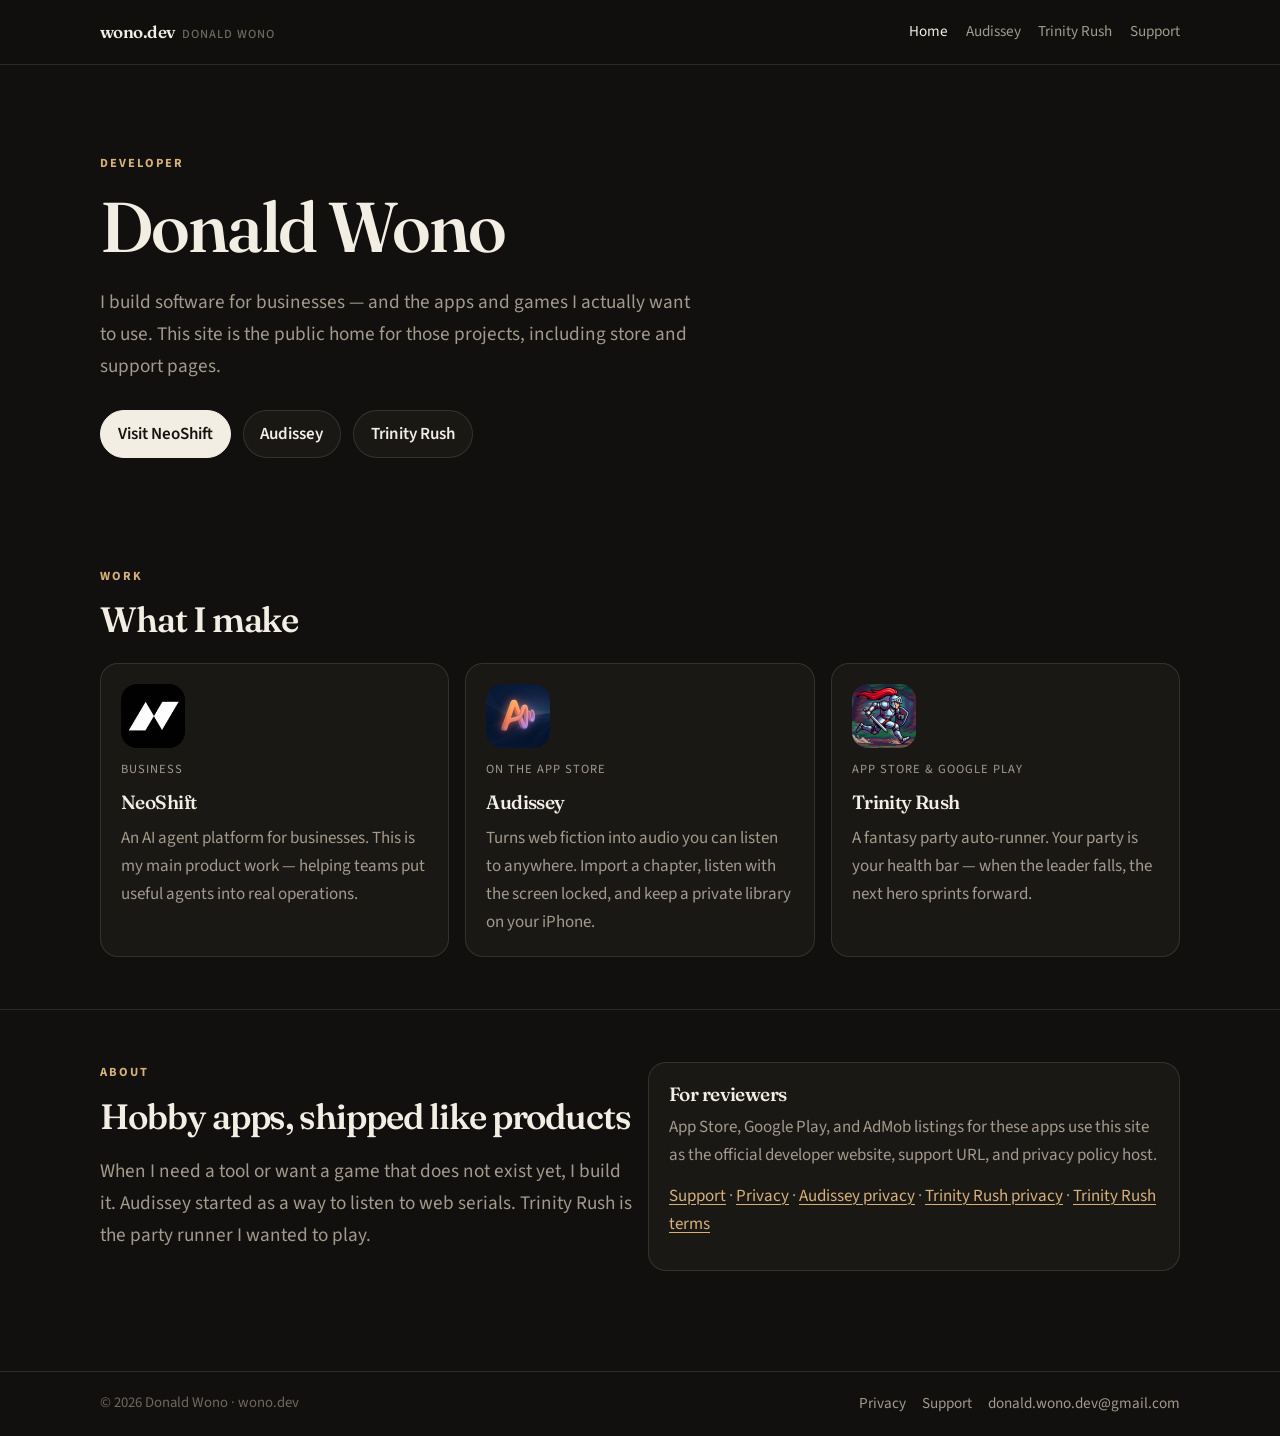
<file: index.html>
<!DOCTYPE html>
<html lang="en">
<head>
  <meta charset="utf-8">
  <meta name="viewport" content="width=device-width, initial-scale=1">
  <title>Donald Wono — wono.dev</title>
  <meta name="description" content="Donald Wono is a developer. He built NeoShift, an AI agent platform for businesses, and makes apps and games including Audissey and Trinity Rush.">
  <link rel="canonical" href="https://wono.dev/">
  <meta property="og:type" content="website">
  <meta property="og:site_name" content="wono.dev">
  <meta property="og:title" content="Donald Wono — wono.dev">
  <meta property="og:description" content="Developer of NeoShift, Audissey, and Trinity Rush.">
  <meta property="og:url" content="https://wono.dev/">
  <meta property="og:image" content="https://wono.dev/images/audissey/icon-256.png">
  <meta name="theme-color" content="#11100e">
  <link rel="icon" href="/images/favicon.svg" type="image/svg+xml">
  <link rel="icon" href="/images/favicon-64.png" type="image/png">
  <link rel="apple-touch-icon" href="/images/audissey/icon-256.png">
  <link rel="preconnect" href="https://fonts.googleapis.com">
  <link rel="preconnect" href="https://fonts.gstatic.com" crossorigin>
  <link href="https://fonts.googleapis.com/css2?family=Fraunces:opsz,wght@9..144,500;9..144,600&family=Source+Sans+3:wght@400;600;700&display=swap" rel="stylesheet">
  <link rel="stylesheet" href="/css/site.css">
</head>
<body>
  <header class="site-header">
    <div class="wrap">
      <a class="brand" href="/">wono.dev <small>Donald Wono</small></a>
      <nav>
        <a href="/" aria-current="page">Home</a>
        <a href="/audissey/">Audissey</a>
        <a href="/trinity-rush/">Trinity Rush</a>
        <a href="/support/">Support</a>
      </nav>
    </div>
  </header>

  <main>
    <section class="hero">
      <div class="wrap">
        <p class="eyebrow">Developer</p>
        <h1>Donald Wono</h1>
        <p class="lede">I build software for businesses — and the apps and games I actually want to use. This site is the public home for those projects, including store and support pages.</p>
        <div class="actions">
          <a class="btn btn-primary" href="https://neoshift.ai">Visit NeoShift</a>
          <a class="btn" href="/audissey/">Audissey</a>
          <a class="btn" href="/trinity-rush/">Trinity Rush</a>
        </div>
      </div>
    </section>

    <section class="section">
      <div class="wrap">
        <p class="eyebrow">Work</p>
        <h2>What I make</h2>
        <div class="cards" style="margin-top: 1.4rem;">
          <a class="card" href="https://neoshift.ai">
            <img class="icon" src="/images/Neoshift%20Icon%20Logo%20Small.png" alt="NeoShift icon">
            <p class="kicker">Business</p>
            <h3>NeoShift</h3>
            <p>An AI agent platform for businesses. This is my main product work — helping teams put useful agents into real operations.</p>
          </a>
          <a class="card" href="/audissey/">
            <img class="icon" src="/images/audissey/icon-256.png" alt="Audissey app icon">
            <p class="kicker">On the App Store</p>
            <h3>Audissey</h3>
            <p>Turns web fiction into audio you can listen to anywhere. Import a chapter, listen with the screen locked, and keep a private library on your iPhone.</p>
          </a>
          <a class="card" href="/trinity-rush/">
            <img class="icon" src="/images/trinity-rush/icon-256.png" alt="Trinity Rush app icon">
            <p class="kicker">App Store &amp; Google Play</p>
            <h3>Trinity Rush</h3>
            <p>A fantasy party auto-runner. Your party is your health bar — when the leader falls, the next hero sprints forward.</p>
          </a>
        </div>
      </div>
    </section>

    <section class="section">
      <div class="wrap grid-2">
        <div>
          <p class="eyebrow">About</p>
          <h2>Hobby apps, shipped like products</h2>
          <p class="lede">When I need a tool or want a game that does not exist yet, I build it. Audissey started as a way to listen to web serials. Trinity Rush is the party runner I wanted to play.</p>
        </div>
        <div class="panel">
          <h3>For reviewers</h3>
          <p>App Store, Google Play, and AdMob listings for these apps use this site as the official developer website, support URL, and privacy policy host.</p>
          <p style="margin-top: 0.8rem;"><a href="/support/">Support</a> · <a href="/privacy/">Privacy</a> · <a href="/privacy/audissey.html">Audissey privacy</a> · <a href="/privacy/trinity-rush.html">Trinity Rush privacy</a> · <a href="/terms/trinity-rush.html">Trinity Rush terms</a></p>
        </div>
      </div>
    </section>
  </main>

  <footer class="site-footer">
    <div class="wrap">
      <p>© 2026 Donald Wono · wono.dev</p>
      <nav>
        <a href="/privacy/">Privacy</a>
        <a href="/support/">Support</a>
        <a href="mailto:donald.wono.dev@gmail.com">donald.wono.dev@gmail.com</a>
      </nav>
    </div>
  </footer>
</body>
</html>
</file>
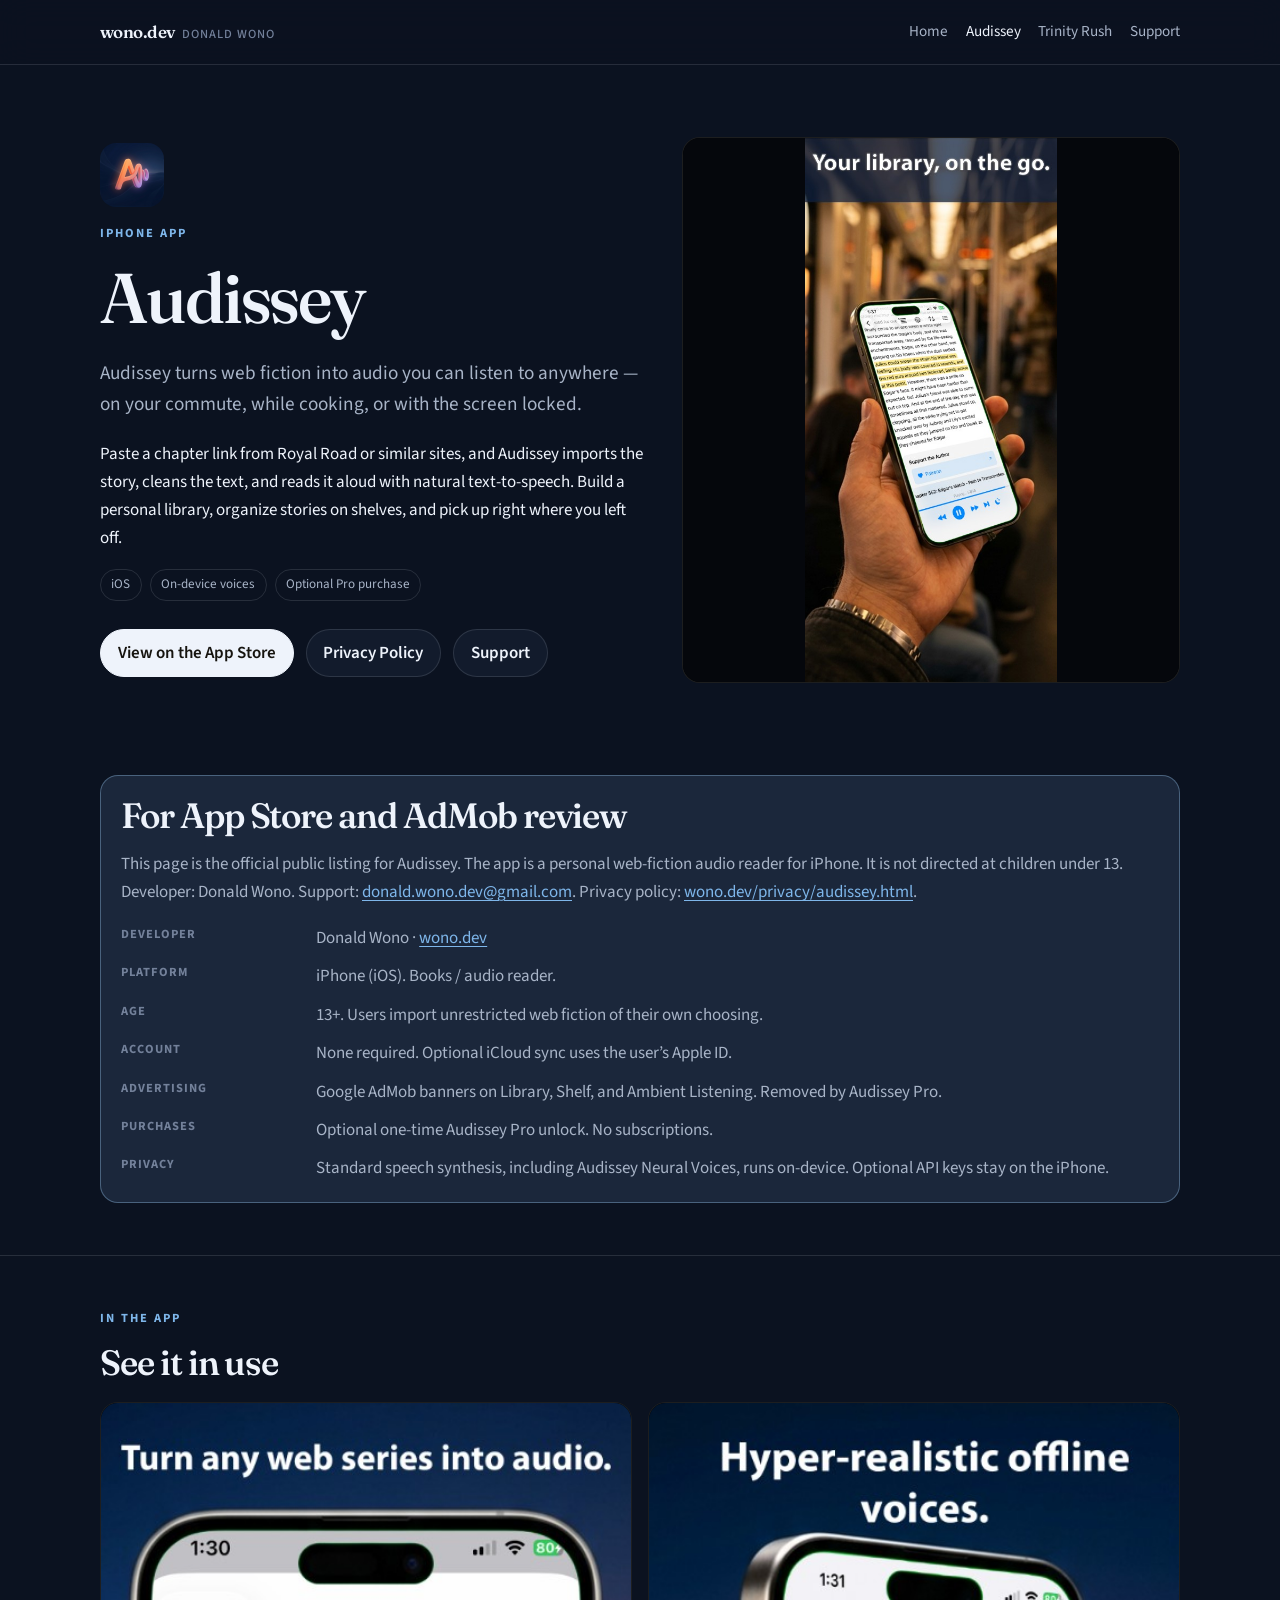
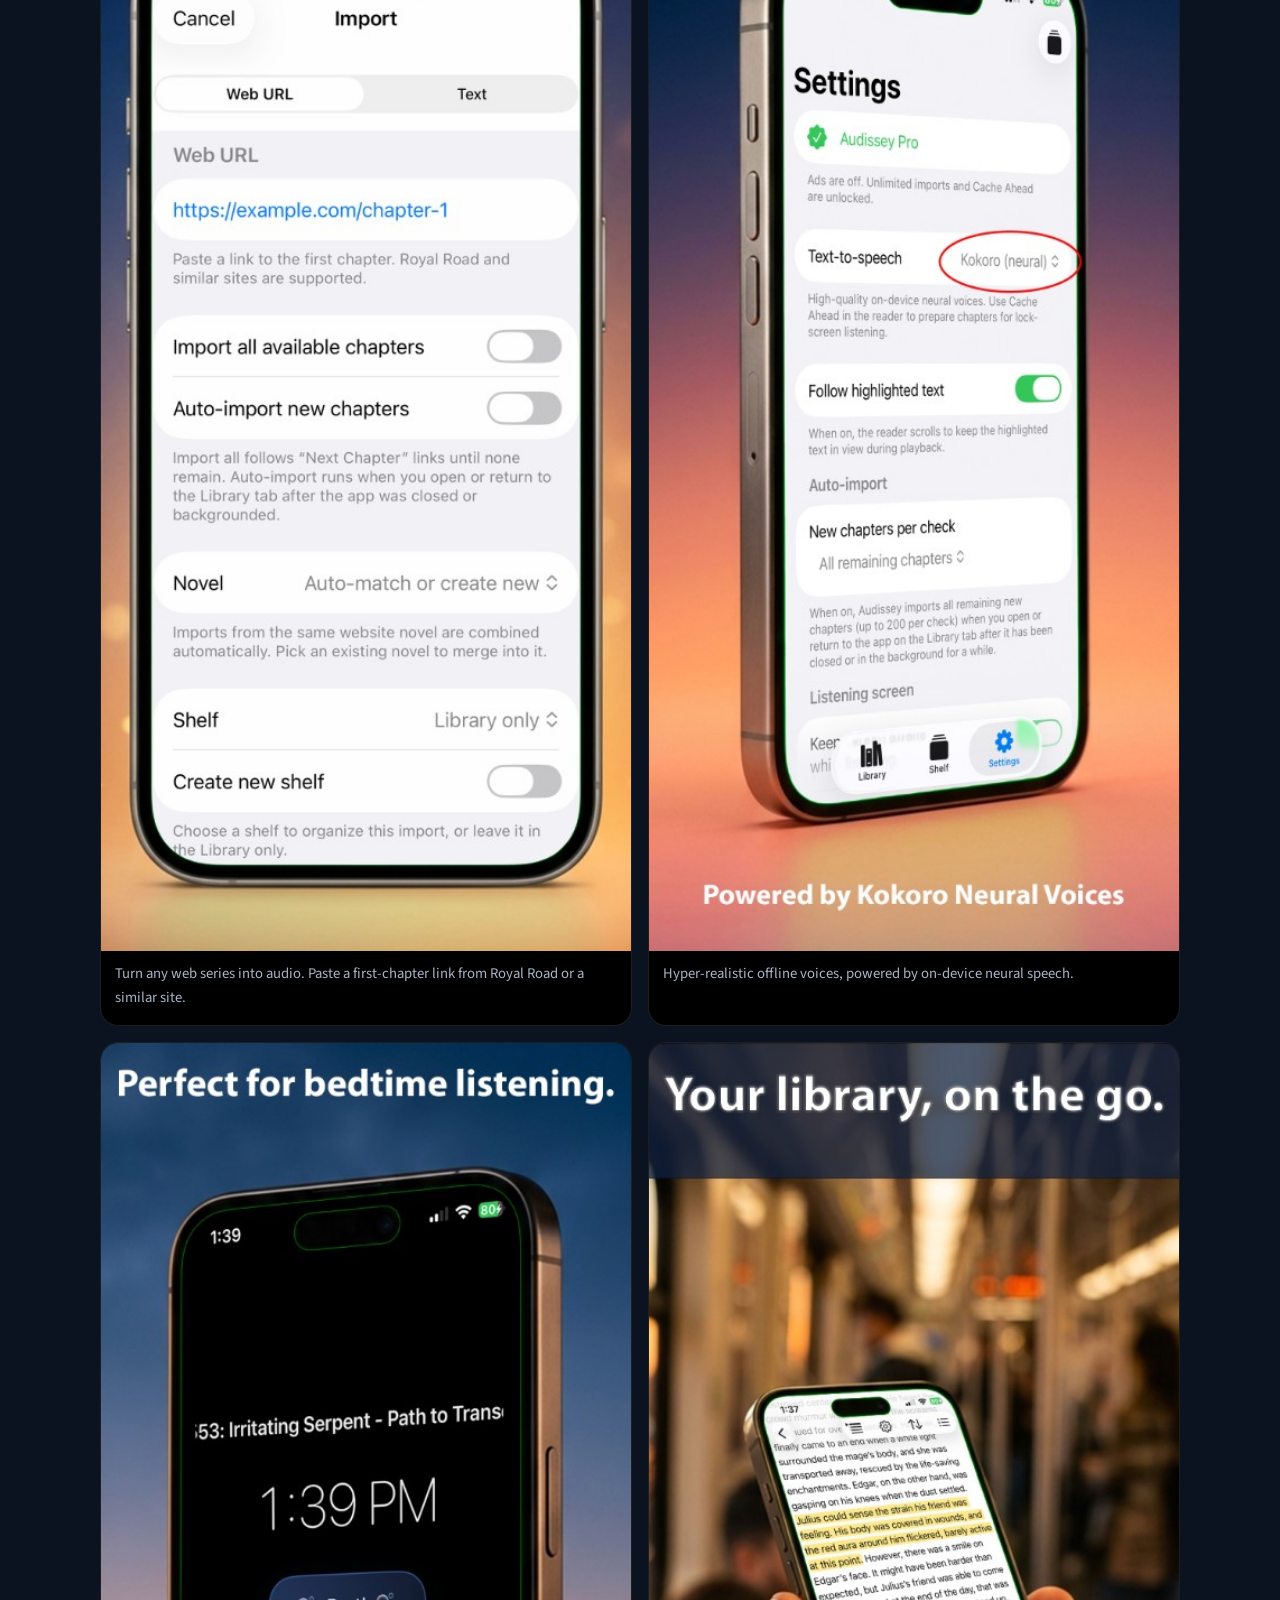
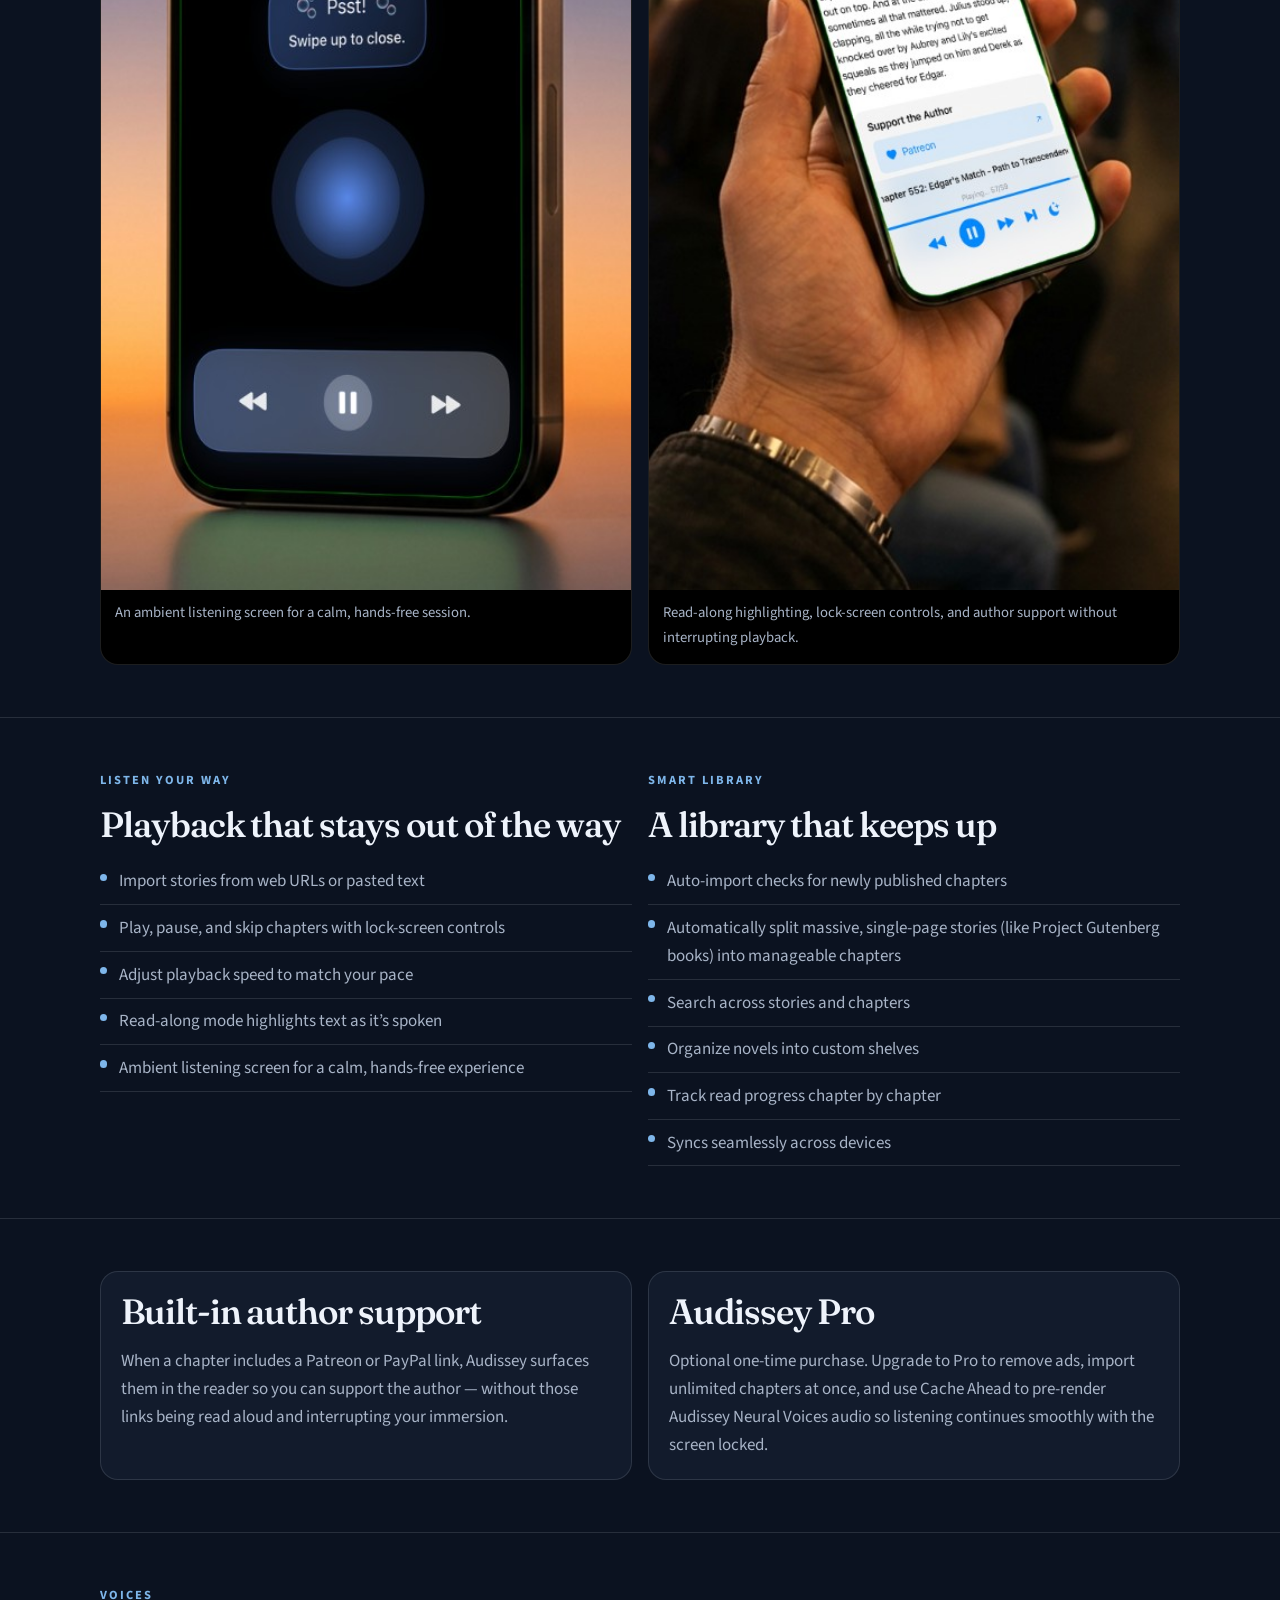
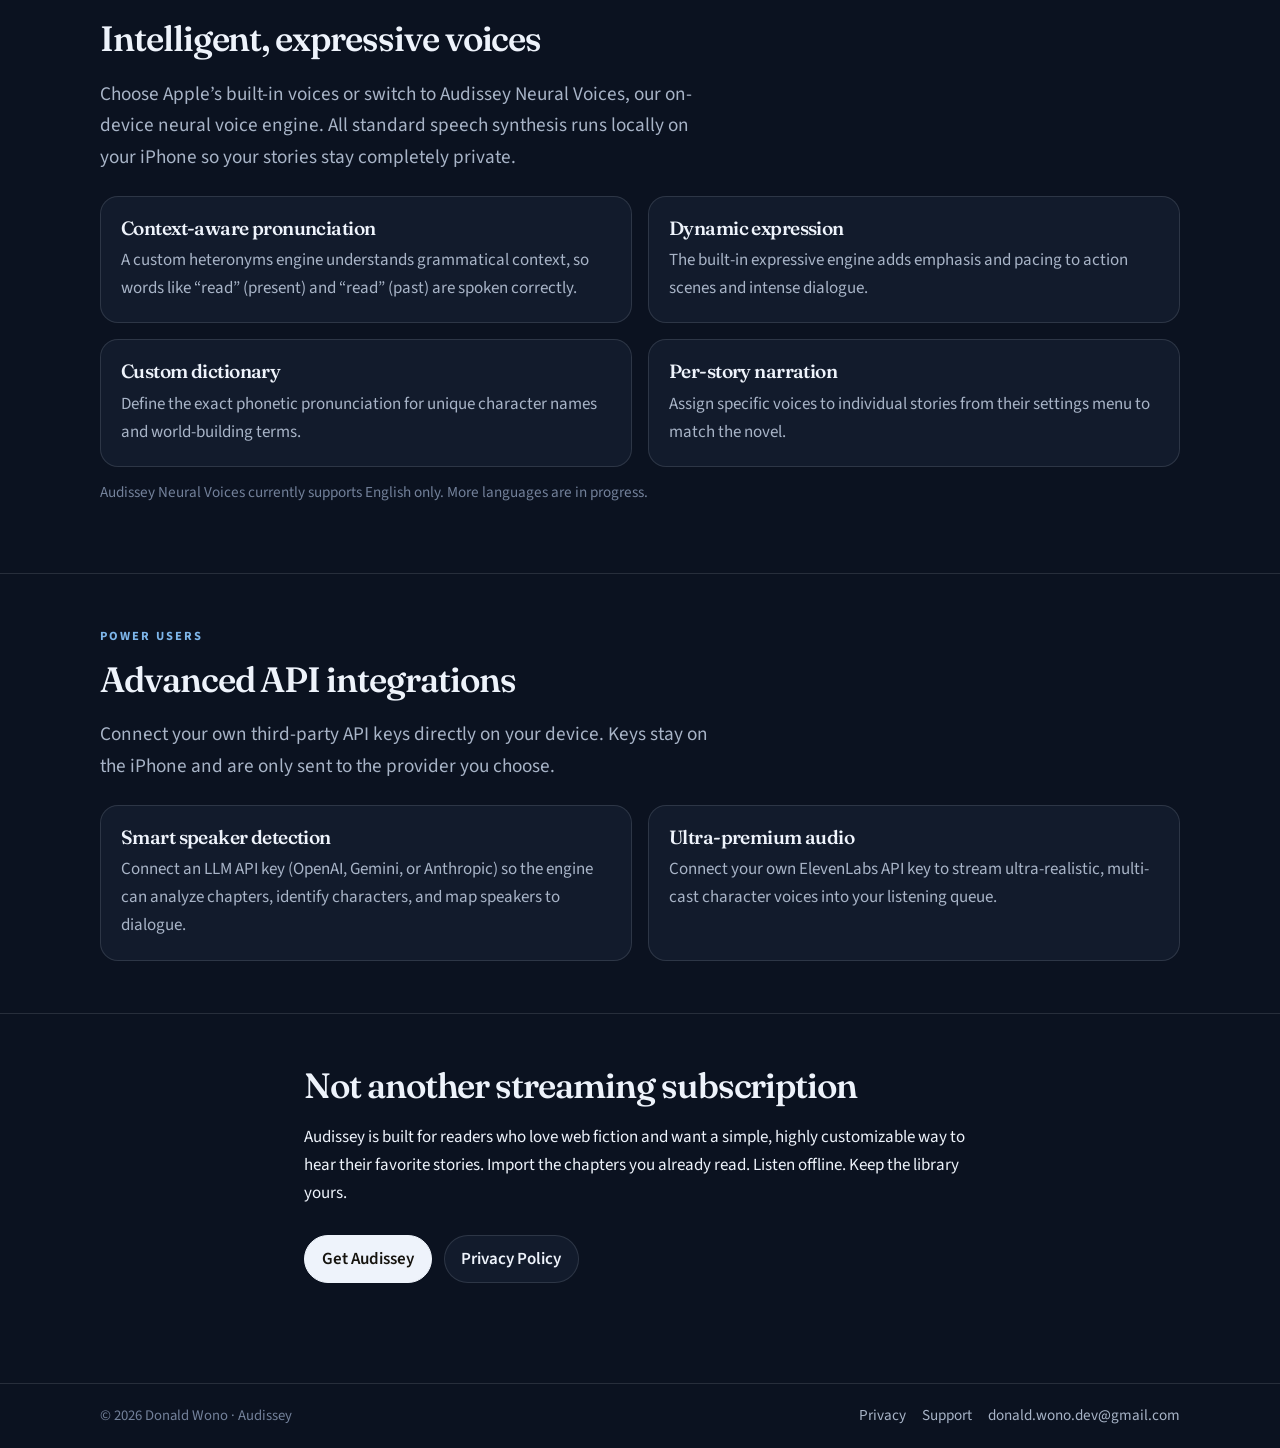
<file: audissey/index.html>
<!DOCTYPE html>
<html lang="en">
<head>
  <meta charset="utf-8">
  <meta name="viewport" content="width=device-width, initial-scale=1">
  <title>Audissey — Web fiction, as audio</title>
  <meta name="description" content="Audissey turns web fiction into audio you can listen to anywhere. Import stories from Royal Road and similar sites, listen with lock-screen controls, and keep your library private on your iPhone.">
  <link rel="canonical" href="https://wono.dev/audissey/">
  <meta property="og:type" content="website">
  <meta property="og:site_name" content="wono.dev">
  <meta property="og:title" content="Audissey — Web fiction, as audio">
  <meta property="og:description" content="Import web fiction, listen with on-device voices, and keep a private library on your iPhone.">
  <meta property="og:url" content="https://wono.dev/audissey/">
  <meta property="og:image" content="https://wono.dev/images/audissey/commute.jpg">
  <meta name="theme-color" content="#0b1220">
  <link rel="icon" href="/images/favicon.svg" type="image/svg+xml">
  <link rel="icon" href="/images/favicon-64.png" type="image/png">
  <link rel="apple-touch-icon" href="/images/audissey/icon-256.png">
  <link rel="preconnect" href="https://fonts.googleapis.com">
  <link rel="preconnect" href="https://fonts.gstatic.com" crossorigin>
  <link href="https://fonts.googleapis.com/css2?family=Fraunces:opsz,wght@9..144,500;9..144,600&family=Source+Sans+3:wght@400;600;700&display=swap" rel="stylesheet">
  <link rel="stylesheet" href="/css/site.css">
</head>
<body class="theme-audissey">
  <header class="site-header">
    <div class="wrap">
      <a class="brand" href="/">wono.dev <small>Donald Wono</small></a>
      <nav>
        <a href="/">Home</a>
        <a href="/audissey/" aria-current="page">Audissey</a>
        <a href="/trinity-rush/">Trinity Rush</a>
        <a href="/support/">Support</a>
      </nav>
    </div>
  </header>

  <main>
    <section class="app-hero wrap">
      <div>
        <img class="app-hero-icon" src="/images/audissey/icon-256.png" alt="Audissey icon">
        <p class="eyebrow" style="margin-top: 1rem;">iPhone app</p>
        <h1>Audissey</h1>
        <p class="lede">Audissey turns web fiction into audio you can listen to anywhere — on your commute, while cooking, or with the screen locked.</p>
        <p>Paste a chapter link from Royal Road or similar sites, and Audissey imports the story, cleans the text, and reads it aloud with natural text-to-speech. Build a personal library, organize stories on shelves, and pick up right where you left off.</p>
        <div class="app-meta">
          <span class="pill">iOS</span>
          <span class="pill">On-device voices</span>
          <span class="pill">Optional Pro purchase</span>
        </div>
        <div class="actions">
          <a class="btn btn-primary" href="https://apps.apple.com/app/id6784635190">View on the App Store</a>
          <a class="btn" href="/privacy/audissey.html">Privacy Policy</a>
          <a class="btn" href="/support/">Support</a>
        </div>
      </div>
      <figure class="hero-shot contain">
        <img src="/images/audissey/commute.jpg" alt="Audissey read-along mode on a phone during a commute, with highlighted text and lock-screen style playback controls">
      </figure>
    </section>

    <section class="section">
      <div class="wrap">
        <div class="panel reviewer-box">
          <h2>For App Store and AdMob review</h2>
          <p>This page is the official public listing for Audissey. The app is a personal web-fiction audio reader for iPhone. It is not directed at children under 13. Developer: Donald Wono. Support: <a href="mailto:donald.wono.dev@gmail.com">donald.wono.dev@gmail.com</a>. Privacy policy: <a href="/privacy/audissey.html">wono.dev/privacy/audissey.html</a>.</p>
          <dl class="facts">
            <dt>Developer</dt>
            <dd>Donald Wono · <a href="https://wono.dev">wono.dev</a></dd>
            <dt>Platform</dt>
            <dd>iPhone (iOS). Books / audio reader.</dd>
            <dt>Age</dt>
            <dd>13+. Users import unrestricted web fiction of their own choosing.</dd>
            <dt>Account</dt>
            <dd>None required. Optional iCloud sync uses the user’s Apple ID.</dd>
            <dt>Advertising</dt>
            <dd>Google AdMob banners on Library, Shelf, and Ambient Listening. Removed by Audissey Pro.</dd>
            <dt>Purchases</dt>
            <dd>Optional one-time Audissey Pro unlock. No subscriptions.</dd>
            <dt>Privacy</dt>
            <dd>Standard speech synthesis, including Audissey Neural Voices, runs on-device. Optional API keys stay on the iPhone.</dd>
          </dl>
        </div>
      </div>
    </section>

    <section class="section">
      <div class="wrap">
        <p class="eyebrow">In the app</p>
        <h2>See it in use</h2>
        <div class="shots promo" style="margin-top: 1.2rem;">
          <figure>
            <img src="/images/audissey/import.jpg" alt="Audissey Import screen with a web URL field, Royal Road support, and auto-import toggles">
            <figcaption>Turn any web series into audio. Paste a first-chapter link from Royal Road or a similar site.</figcaption>
          </figure>
          <figure>
            <img src="/images/audissey/voices.jpg" alt="Audissey Settings with Kokoro neural voices and Audissey Pro unlocked">
            <figcaption>Hyper-realistic offline voices, powered by on-device neural speech.</figcaption>
          </figure>
          <figure>
            <img src="/images/audissey/ambient.jpg" alt="Audissey ambient listening screen with a clock, pulse visualizer, and bedtime controls">
            <figcaption>An ambient listening screen for a calm, hands-free session.</figcaption>
          </figure>
          <figure>
            <img src="/images/audissey/commute.jpg" alt="Audissey reader highlighting spoken text and showing a Patreon author-support button">
            <figcaption>Read-along highlighting, lock-screen controls, and author support without interrupting playback.</figcaption>
          </figure>
        </div>
      </div>
    </section>

    <section class="section">
      <div class="wrap grid-2">
        <div>
          <p class="eyebrow">Listen your way</p>
          <h2>Playback that stays out of the way</h2>
          <ul class="feature-list">
            <li>Import stories from web URLs or pasted text</li>
            <li>Play, pause, and skip chapters with lock-screen controls</li>
            <li>Adjust playback speed to match your pace</li>
            <li>Read-along mode highlights text as it’s spoken</li>
            <li>Ambient listening screen for a calm, hands-free experience</li>
          </ul>
        </div>
        <div>
          <p class="eyebrow">Smart library</p>
          <h2>A library that keeps up</h2>
          <ul class="feature-list">
            <li>Auto-import checks for newly published chapters</li>
            <li>Automatically split massive, single-page stories (like Project Gutenberg books) into manageable chapters</li>
            <li>Search across stories and chapters</li>
            <li>Organize novels into custom shelves</li>
            <li>Track read progress chapter by chapter</li>
            <li>Syncs seamlessly across devices</li>
          </ul>
        </div>
      </div>
    </section>

    <section class="section">
      <div class="wrap grid-2">
        <div class="panel">
          <h2>Built-in author support</h2>
          <p>When a chapter includes a Patreon or PayPal link, Audissey surfaces them in the reader so you can support the author — without those links being read aloud and interrupting your immersion.</p>
        </div>
        <div class="panel">
          <h2>Audissey Pro</h2>
          <p>Optional one-time purchase. Upgrade to Pro to remove ads, import unlimited chapters at once, and use Cache Ahead to pre-render Audissey Neural Voices audio so listening continues smoothly with the screen locked.</p>
        </div>
      </div>
    </section>

    <section class="section">
      <div class="wrap">
        <p class="eyebrow">Voices</p>
        <h2>Intelligent, expressive voices</h2>
        <p class="lede">Choose Apple’s built-in voices or switch to Audissey Neural Voices, our on-device neural voice engine. All standard speech synthesis runs locally on your iPhone so your stories stay completely private.</p>
        <div class="grid-2" style="margin-top: 1.4rem;">
          <div class="panel">
            <h3>Context-aware pronunciation</h3>
            <p>A custom heteronyms engine understands grammatical context, so words like “read” (present) and “read” (past) are spoken correctly.</p>
          </div>
          <div class="panel">
            <h3>Dynamic expression</h3>
            <p>The built-in expressive engine adds emphasis and pacing to action scenes and intense dialogue.</p>
          </div>
          <div class="panel">
            <h3>Custom dictionary</h3>
            <p>Define the exact phonetic pronunciation for unique character names and world-building terms.</p>
          </div>
          <div class="panel">
            <h3>Per-story narration</h3>
            <p>Assign specific voices to individual stories from their settings menu to match the novel.</p>
          </div>
        </div>
        <p class="note">Audissey Neural Voices currently supports English only. More languages are in progress.</p>
      </div>
    </section>

    <section class="section">
      <div class="wrap">
        <p class="eyebrow">Power users</p>
        <h2>Advanced API integrations</h2>
        <p class="lede">Connect your own third-party API keys directly on your device. Keys stay on the iPhone and are only sent to the provider you choose.</p>
        <div class="grid-2" style="margin-top: 1.4rem;">
          <div class="panel">
            <h3>Smart speaker detection</h3>
            <p>Connect an LLM API key (OpenAI, Gemini, or Anthropic) so the engine can analyze chapters, identify characters, and map speakers to dialogue.</p>
          </div>
          <div class="panel">
            <h3>Ultra-premium audio</h3>
            <p>Connect your own ElevenLabs API key to stream ultra-realistic, multi-cast character voices into your listening queue.</p>
          </div>
        </div>
      </div>
    </section>

    <section class="section">
      <div class="narrow">
        <h2>Not another streaming subscription</h2>
        <p>Audissey is built for readers who love web fiction and want a simple, highly customizable way to hear their favorite stories. Import the chapters you already read. Listen offline. Keep the library yours.</p>
        <div class="actions">
          <a class="btn btn-primary" href="https://apps.apple.com/app/id6784635190">Get Audissey</a>
          <a class="btn" href="/privacy/audissey.html">Privacy Policy</a>
        </div>
      </div>
    </section>
  </main>

  <footer class="site-footer">
    <div class="wrap">
      <p>© 2026 Donald Wono · Audissey</p>
      <nav>
        <a href="/privacy/audissey.html">Privacy</a>
        <a href="/support/">Support</a>
        <a href="mailto:donald.wono.dev@gmail.com">donald.wono.dev@gmail.com</a>
      </nav>
    </div>
  </footer>
</body>
</html>
</file>
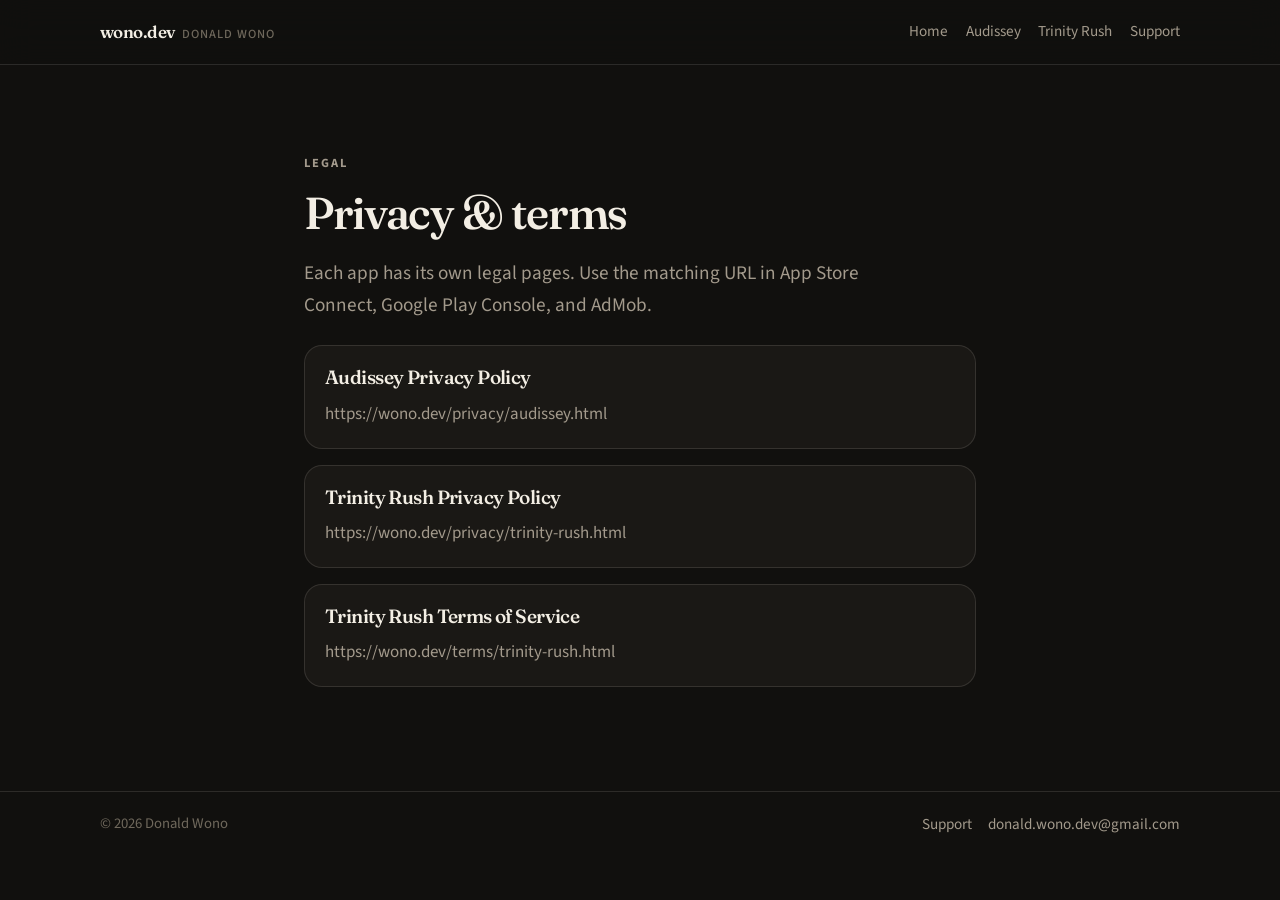
<file: privacy/index.html>
<!DOCTYPE html>
<html lang="en">
<head>
  <meta charset="utf-8">
  <meta name="viewport" content="width=device-width, initial-scale=1">
  <title>Privacy &amp; Terms — wono.dev</title>
  <meta name="description" content="Privacy policies and terms of service for apps published by Donald Wono, including Audissey and Trinity Rush.">
  <link rel="canonical" href="https://wono.dev/privacy/">
  <meta name="theme-color" content="#11100e">
  <link rel="icon" href="/images/favicon.svg" type="image/svg+xml">
  <link rel="icon" href="/images/favicon-64.png" type="image/png">
  <link rel="preconnect" href="https://fonts.googleapis.com">
  <link rel="preconnect" href="https://fonts.gstatic.com" crossorigin>
  <link href="https://fonts.googleapis.com/css2?family=Fraunces:opsz,wght@9..144,500;9..144,600&family=Source+Sans+3:wght@400;600;700&display=swap" rel="stylesheet">
  <link rel="stylesheet" href="/css/site.css">
</head>
<body>
  <header class="site-header">
    <div class="wrap">
      <a class="brand" href="/">wono.dev <small>Donald Wono</small></a>
      <nav>
        <a href="/">Home</a>
        <a href="/audissey/">Audissey</a>
        <a href="/trinity-rush/">Trinity Rush</a>
        <a href="/support/">Support</a>
      </nav>
    </div>
  </header>

  <main class="legal">
    <section class="hero">
      <div class="narrow">
        <p class="eyebrow">Legal</p>
        <h1>Privacy &amp; terms</h1>
        <p class="lede">Each app has its own legal pages. Use the matching URL in App Store Connect, Google Play Console, and AdMob.</p>
        <div class="cards" style="margin-top: 1.5rem; grid-template-columns: 1fr;">
          <a class="card" href="/privacy/audissey.html">
            <h3>Audissey Privacy Policy</h3>
            <p>https://wono.dev/privacy/audissey.html</p>
          </a>
          <a class="card" href="/privacy/trinity-rush.html">
            <h3>Trinity Rush Privacy Policy</h3>
            <p>https://wono.dev/privacy/trinity-rush.html</p>
          </a>
          <a class="card" href="/terms/trinity-rush.html">
            <h3>Trinity Rush Terms of Service</h3>
            <p>https://wono.dev/terms/trinity-rush.html</p>
          </a>
        </div>
      </div>
    </section>
  </main>

  <footer class="site-footer">
    <div class="wrap">
      <p>© 2026 Donald Wono</p>
      <nav>
        <a href="/support/">Support</a>
        <a href="mailto:donald.wono.dev@gmail.com">donald.wono.dev@gmail.com</a>
      </nav>
    </div>
  </footer>
</body>
</html>
</file>
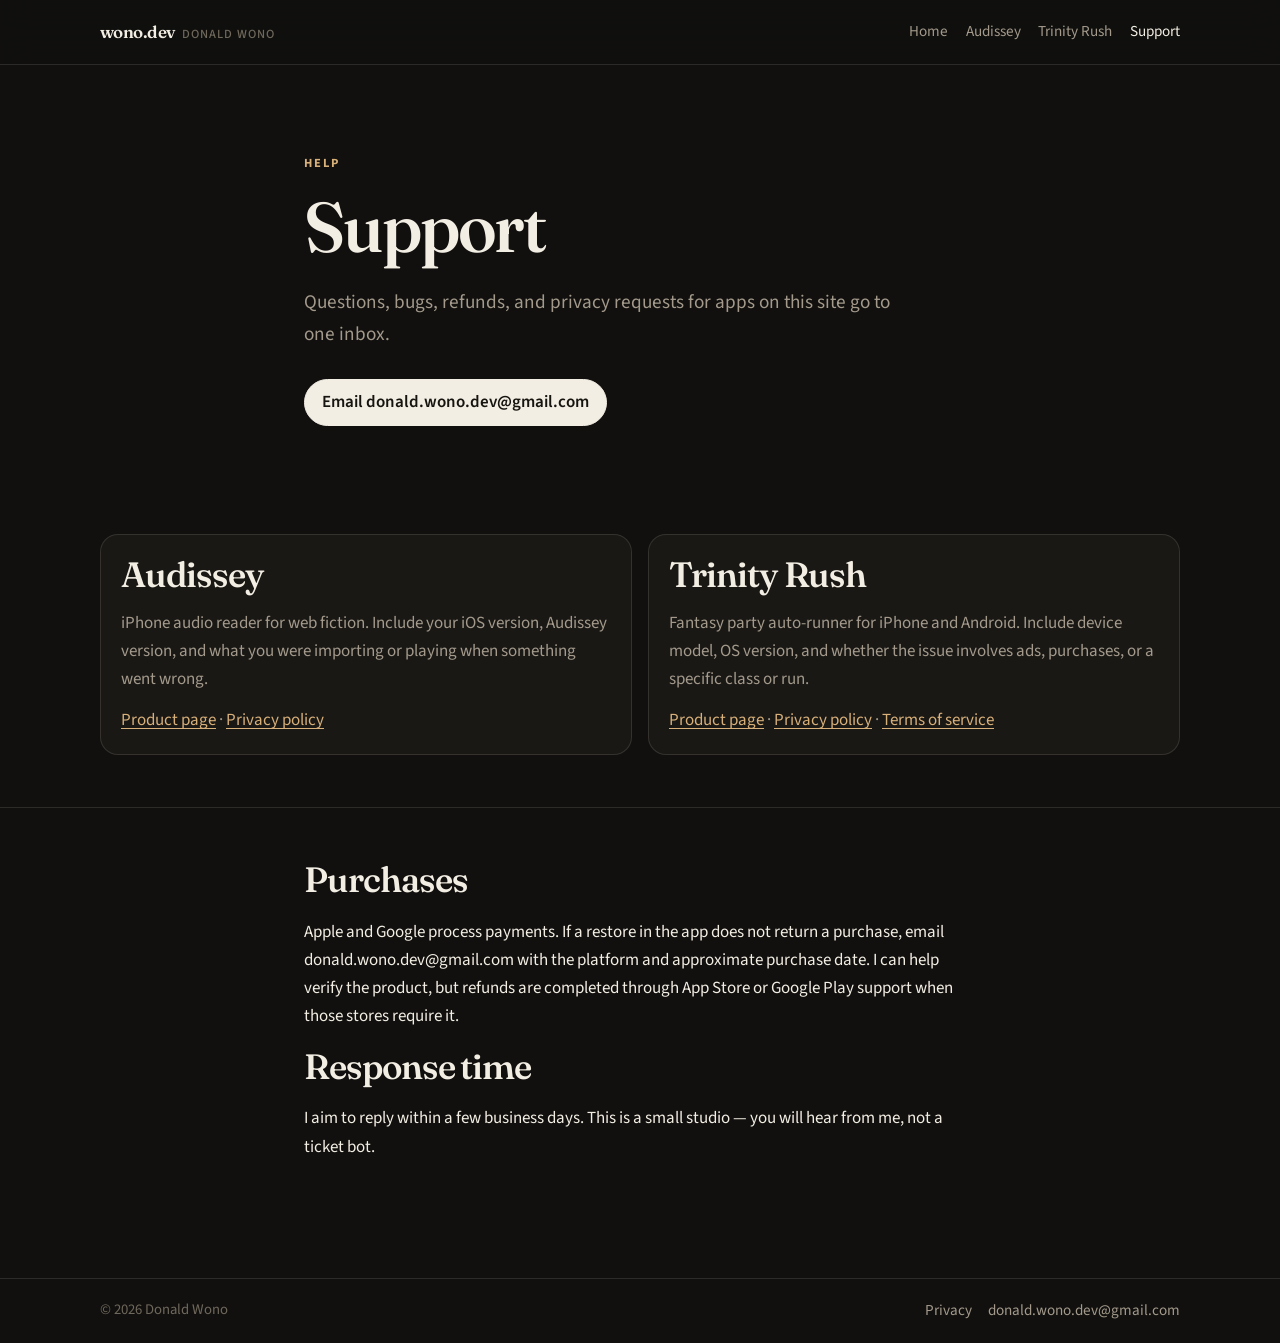
<file: support/index.html>
<!DOCTYPE html>
<html lang="en">
<head>
  <meta charset="utf-8">
  <meta name="viewport" content="width=device-width, initial-scale=1">
  <title>Support — wono.dev</title>
  <meta name="description" content="Support for Audissey and Trinity Rush. Email Donald Wono at donald.wono.dev@gmail.com.">
  <link rel="canonical" href="https://wono.dev/support/">
  <meta property="og:type" content="website">
  <meta property="og:title" content="Support — wono.dev">
  <meta property="og:description" content="Support for Audissey and Trinity Rush. Email donald.wono.dev@gmail.com.">
  <meta property="og:url" content="https://wono.dev/support/">
  <meta name="theme-color" content="#11100e">
  <link rel="icon" href="/images/favicon.svg" type="image/svg+xml">
  <link rel="icon" href="/images/favicon-64.png" type="image/png">
  <link rel="preconnect" href="https://fonts.googleapis.com">
  <link rel="preconnect" href="https://fonts.gstatic.com" crossorigin>
  <link href="https://fonts.googleapis.com/css2?family=Fraunces:opsz,wght@9..144,500;9..144,600&family=Source+Sans+3:wght@400;600;700&display=swap" rel="stylesheet">
  <link rel="stylesheet" href="/css/site.css">
</head>
<body>
  <header class="site-header">
    <div class="wrap">
      <a class="brand" href="/">wono.dev <small>Donald Wono</small></a>
      <nav>
        <a href="/">Home</a>
        <a href="/audissey/">Audissey</a>
        <a href="/trinity-rush/">Trinity Rush</a>
        <a href="/support/" aria-current="page">Support</a>
      </nav>
    </div>
  </header>

  <main>
    <section class="hero">
      <div class="narrow">
        <p class="eyebrow">Help</p>
        <h1>Support</h1>
        <p class="lede">Questions, bugs, refunds, and privacy requests for apps on this site go to one inbox.</p>
        <div class="actions">
          <a class="btn btn-primary" href="mailto:donald.wono.dev@gmail.com">Email donald.wono.dev@gmail.com</a>
        </div>
      </div>
    </section>

    <section class="section">
      <div class="wrap grid-2">
        <div class="panel">
          <h2>Audissey</h2>
          <p>iPhone audio reader for web fiction. Include your iOS version, Audissey version, and what you were importing or playing when something went wrong.</p>
          <p style="margin-top: 0.8rem;"><a href="/audissey/">Product page</a> · <a href="/privacy/audissey.html">Privacy policy</a></p>
        </div>
        <div class="panel">
          <h2>Trinity Rush</h2>
          <p>Fantasy party auto-runner for iPhone and Android. Include device model, OS version, and whether the issue involves ads, purchases, or a specific class or run.</p>
          <p style="margin-top: 0.8rem;"><a href="/trinity-rush/">Product page</a> · <a href="/privacy/trinity-rush.html">Privacy policy</a> · <a href="/terms/trinity-rush.html">Terms of service</a></p>
        </div>
      </div>
    </section>

    <section class="section">
      <div class="narrow">
        <h2>Purchases</h2>
        <p>Apple and Google process payments. If a restore in the app does not return a purchase, email donald.wono.dev@gmail.com with the platform and approximate purchase date. I can help verify the product, but refunds are completed through App Store or Google Play support when those stores require it.</p>
        <h2>Response time</h2>
        <p>I aim to reply within a few business days. This is a small studio — you will hear from me, not a ticket bot.</p>
      </div>
    </section>
  </main>

  <footer class="site-footer">
    <div class="wrap">
      <p>© 2026 Donald Wono</p>
      <nav>
        <a href="/privacy/">Privacy</a>
        <a href="mailto:donald.wono.dev@gmail.com">donald.wono.dev@gmail.com</a>
      </nav>
    </div>
  </footer>
</body>
</html>
</file>
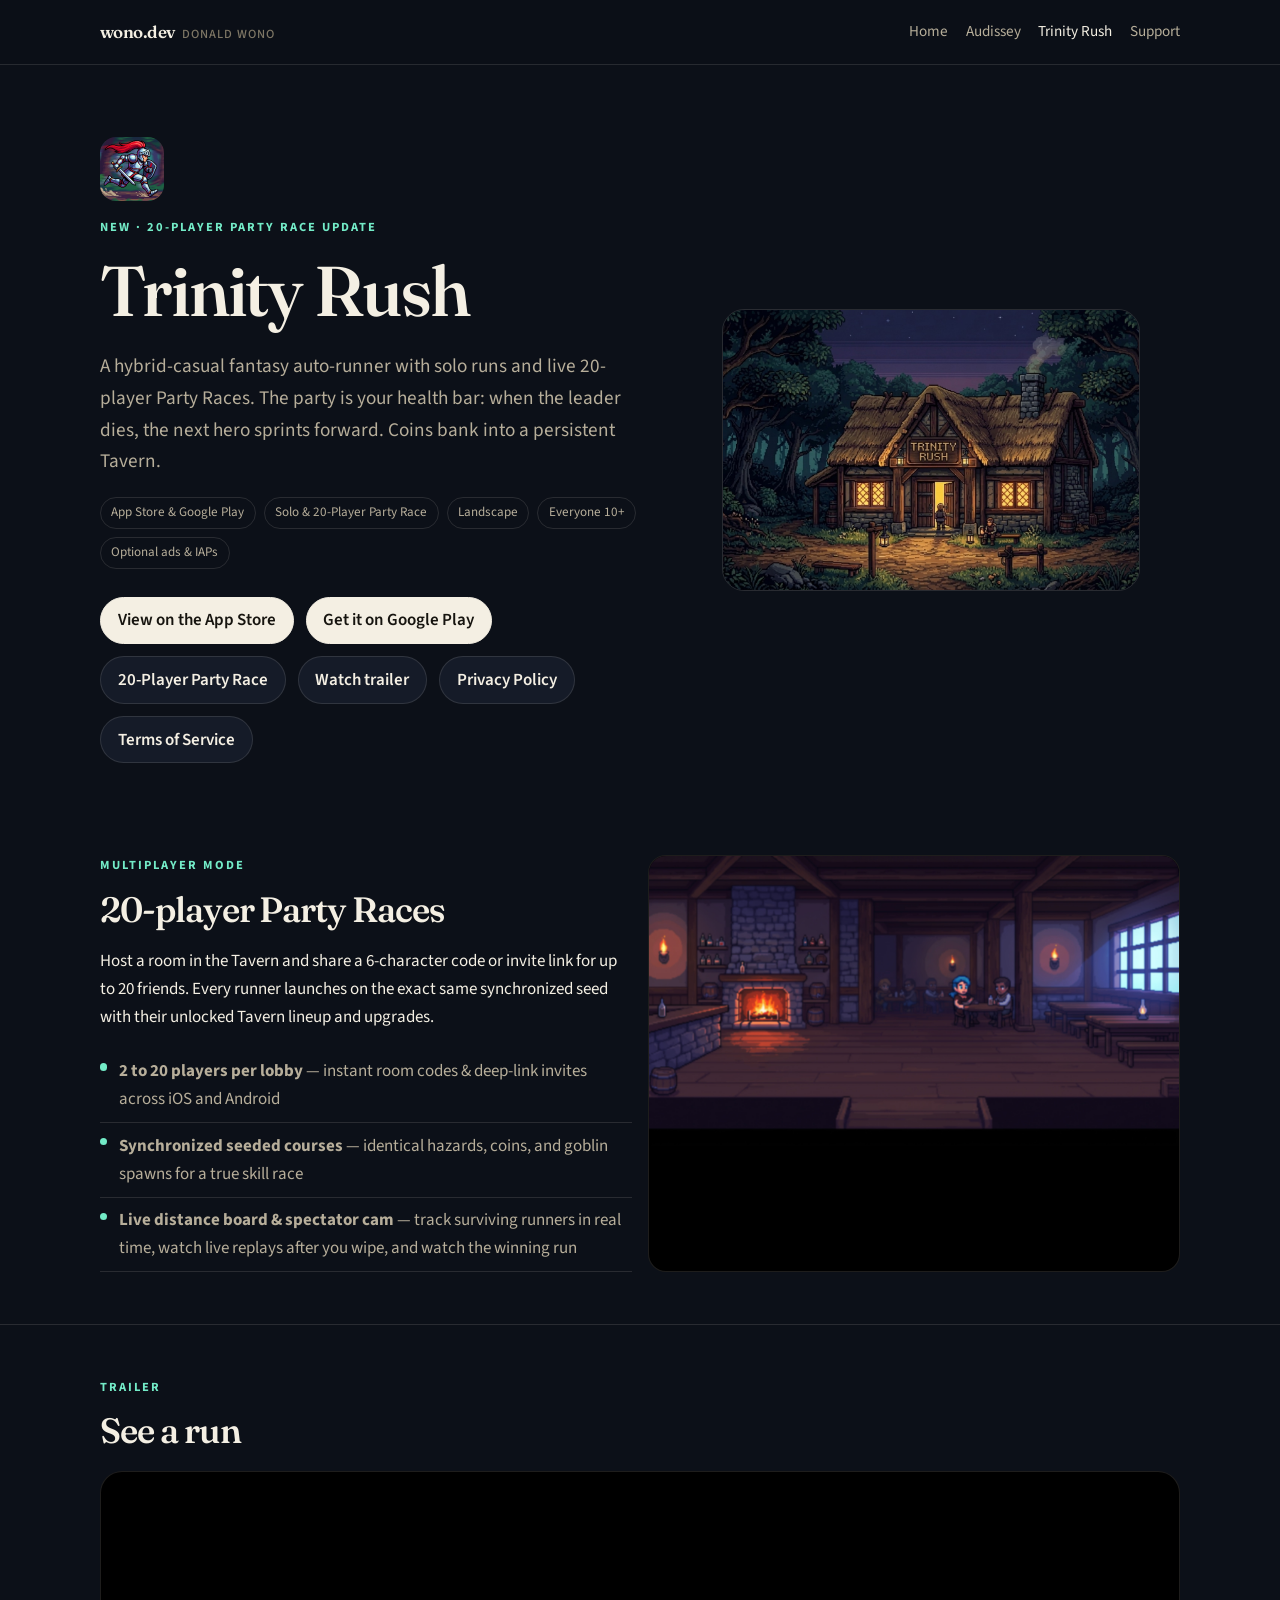
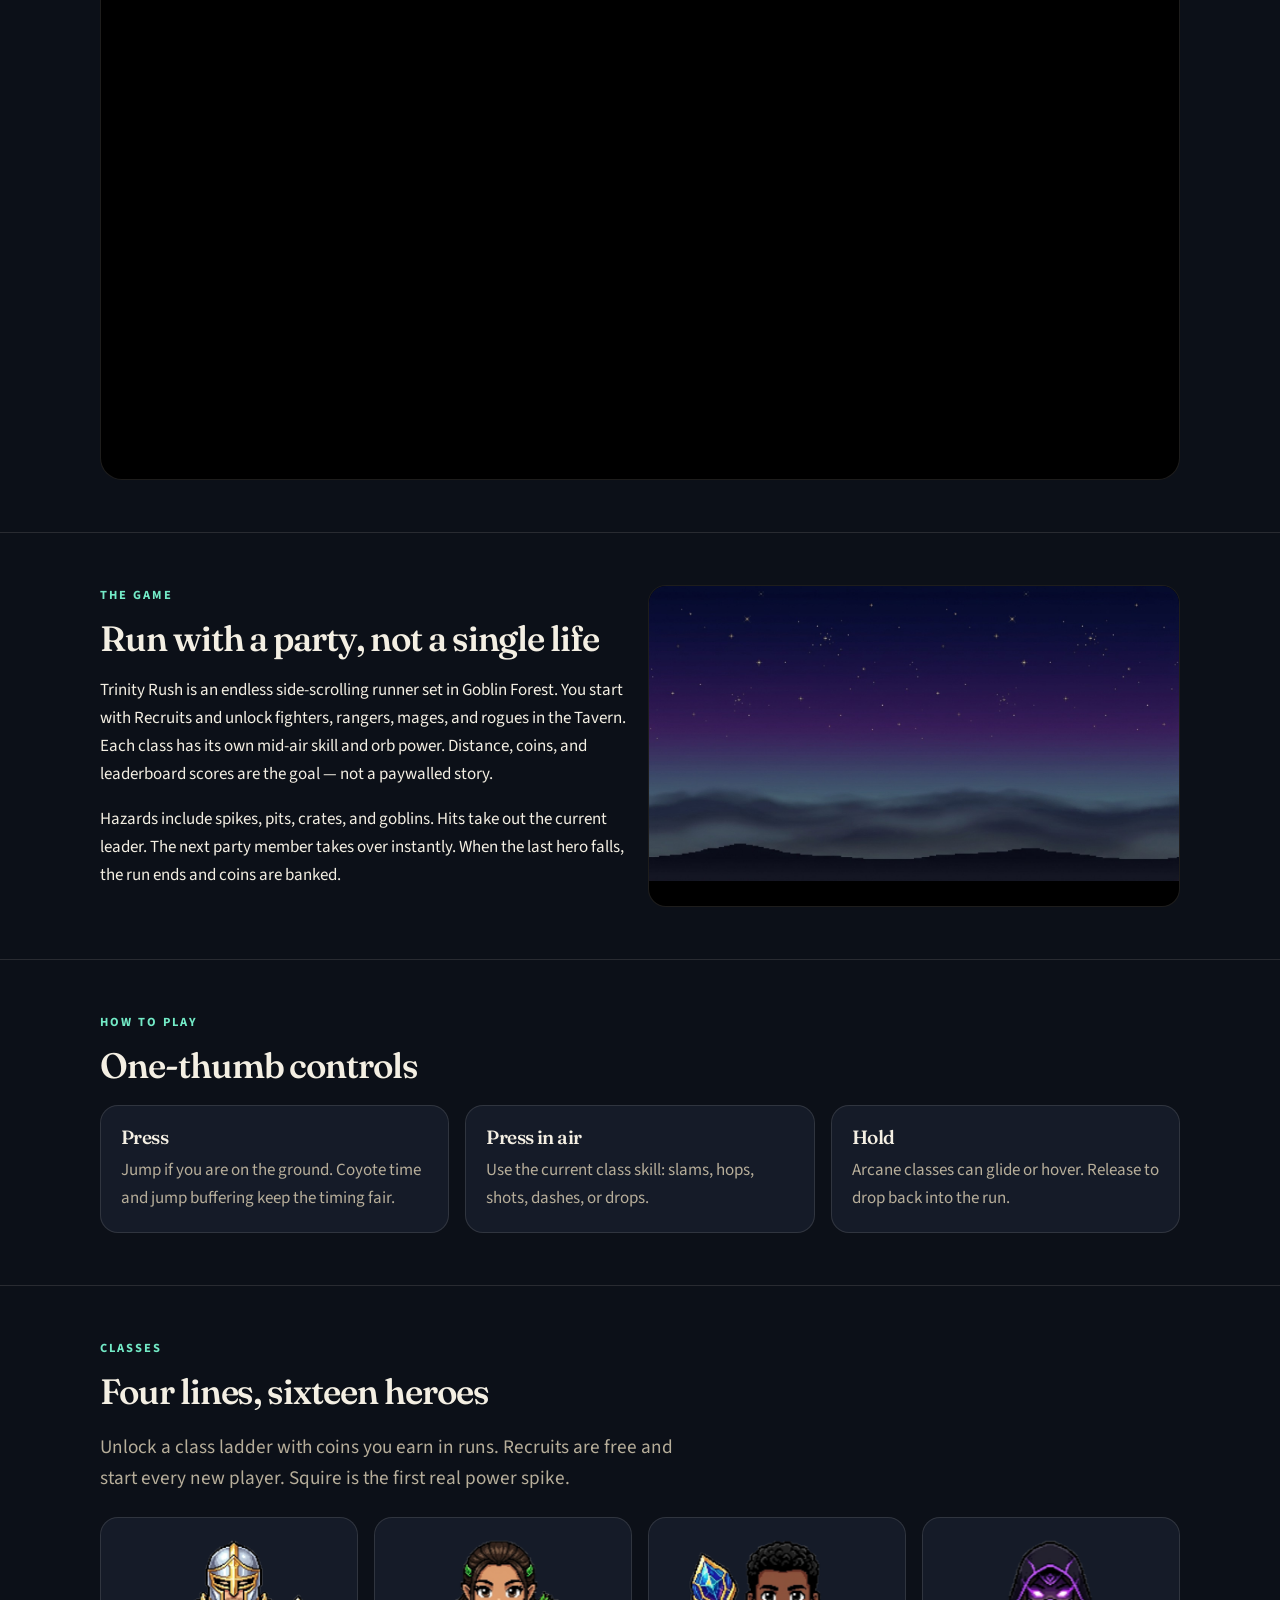
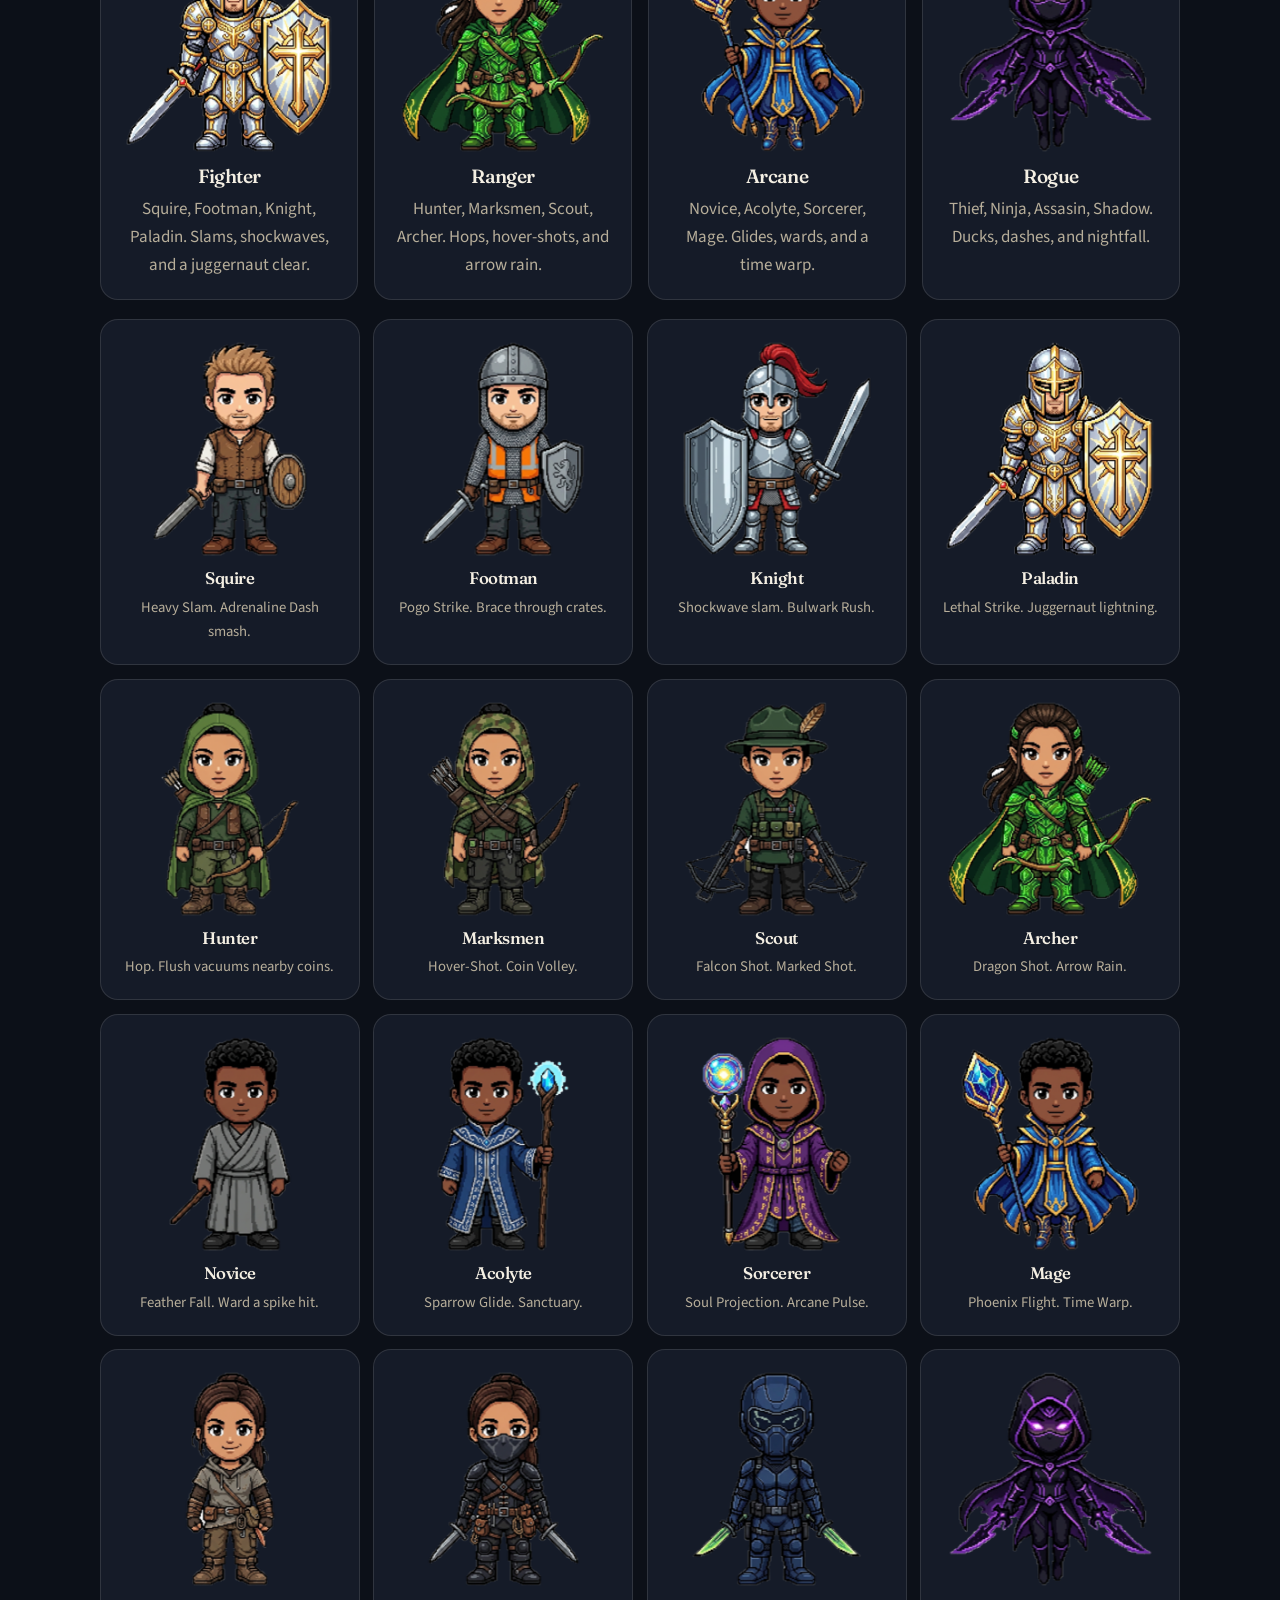
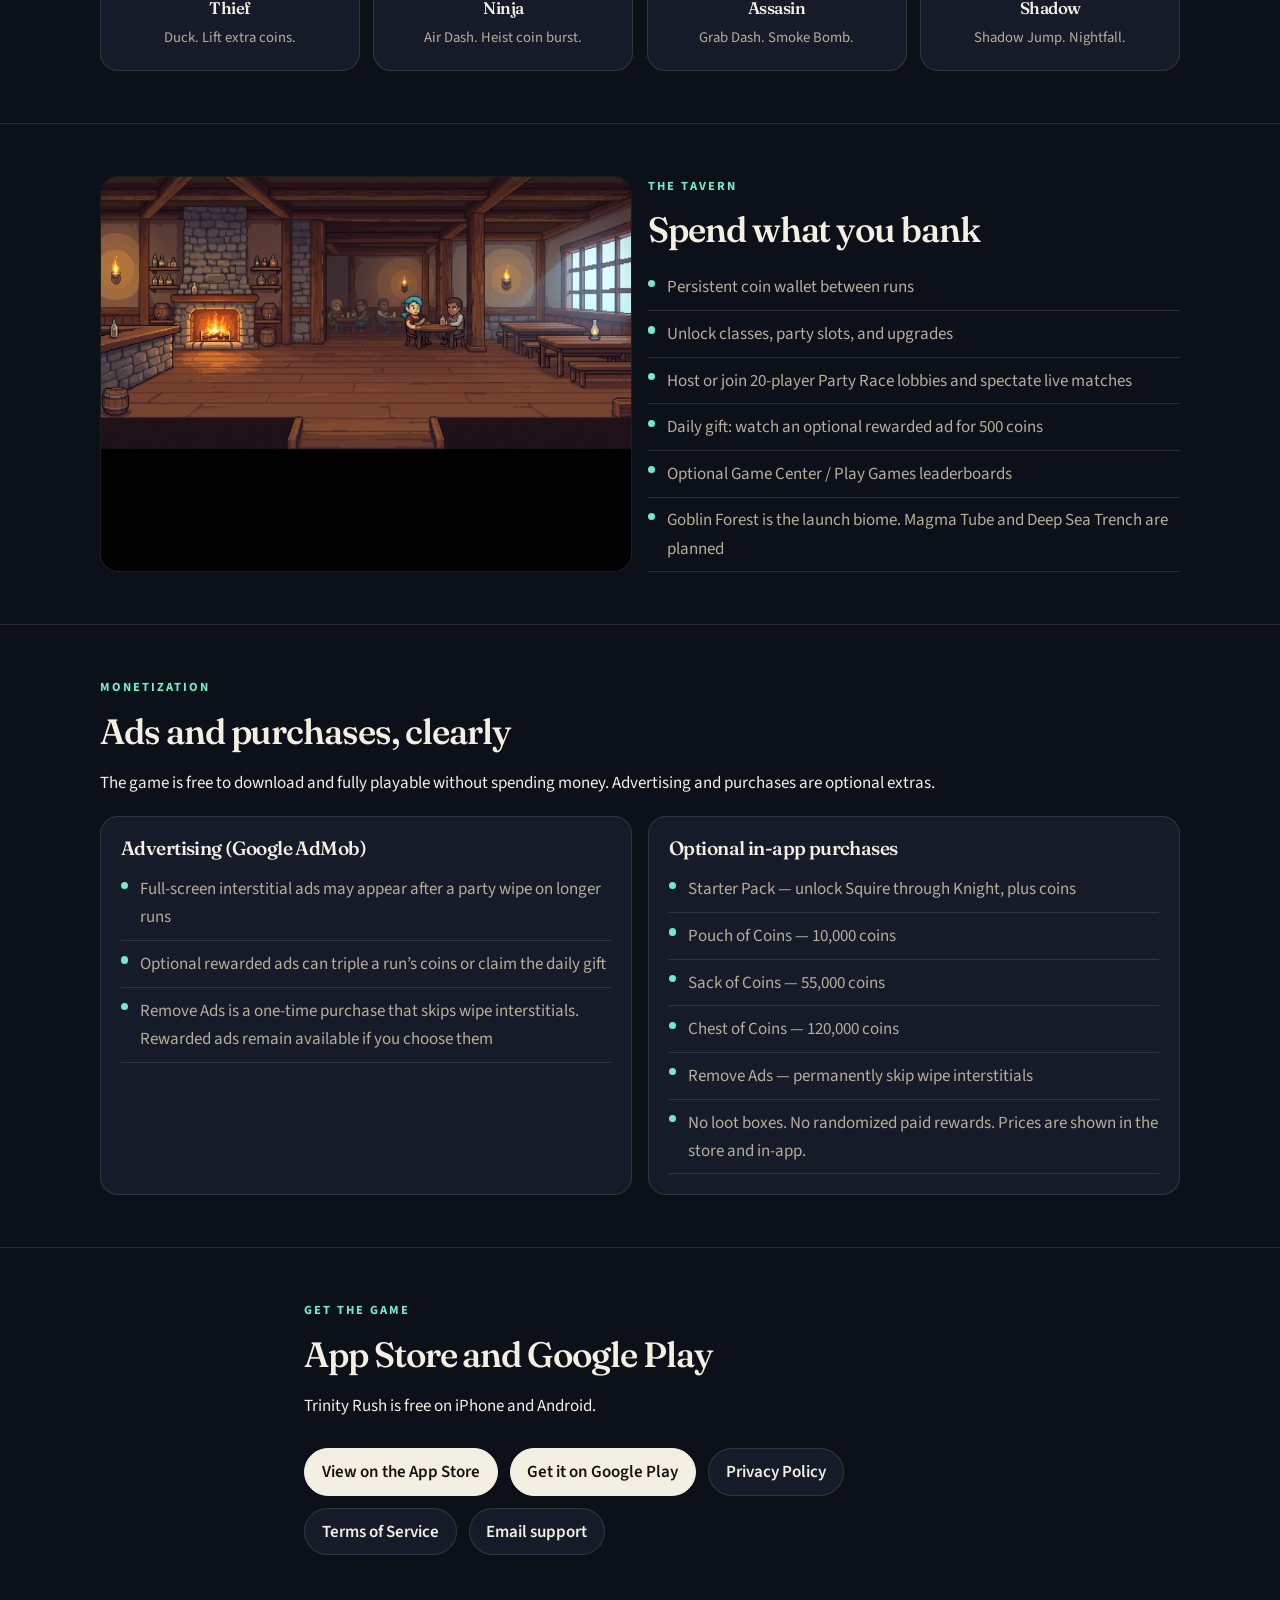
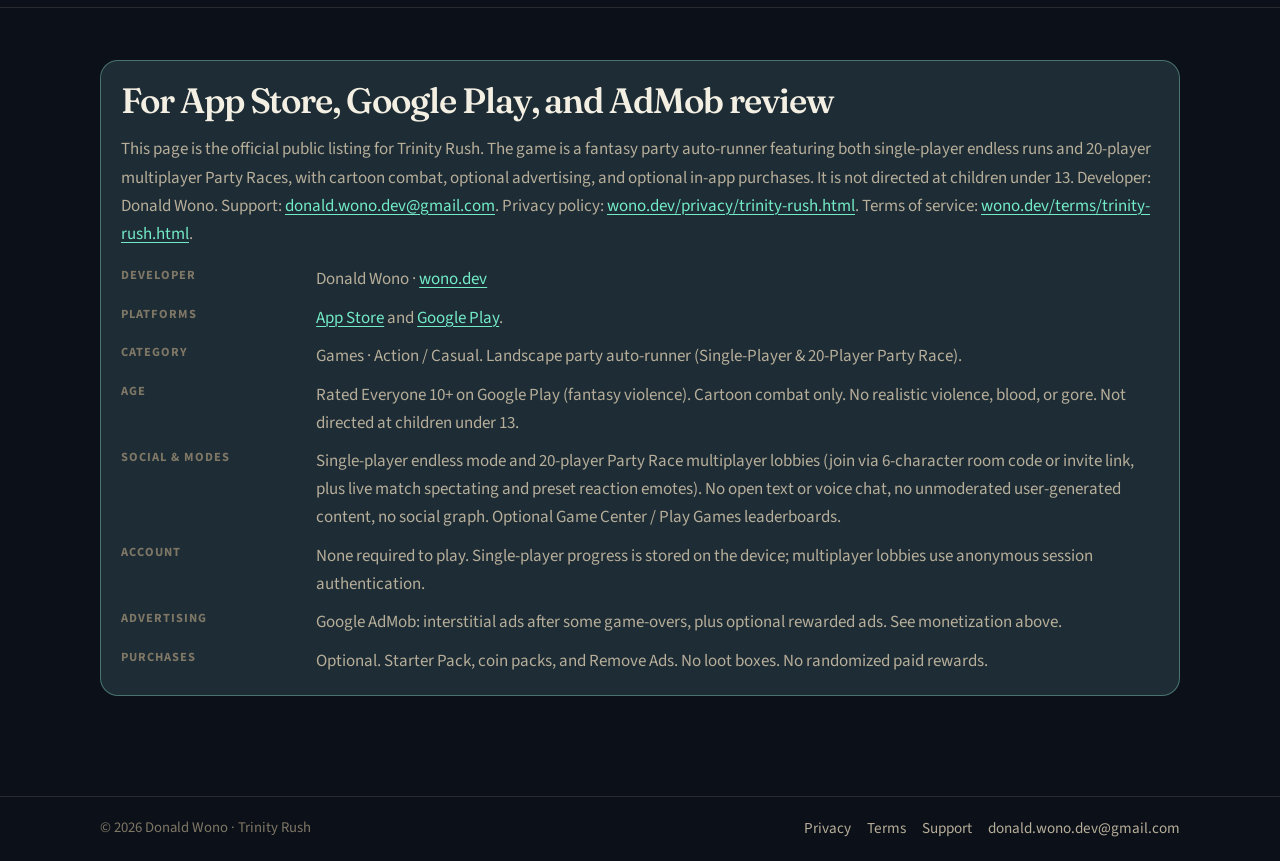
<file: trinity-rush/index.html>
<!DOCTYPE html>
<html lang="en">
<head>
  <meta charset="utf-8">
  <meta name="viewport" content="width=device-width, initial-scale=1">
  <title>Trinity Rush — 20-Player Party Auto-Runner</title>
  <meta name="description" content="Trinity Rush is a fantasy party auto-runner from Donald Wono featuring solo runs and 20-player multiplayer Party Races. Assemble a party, race through Goblin Forest, and bank coins in the Tavern. Free on the App Store and Google Play.">
  <link rel="canonical" href="https://wono.dev/trinity-rush/">
  <meta property="og:type" content="website">
  <meta property="og:site_name" content="wono.dev">
  <meta property="og:title" content="Trinity Rush — 20-Player Party Auto-Runner">
  <meta property="og:description" content="A fantasy party auto-runner with solo runs and 20-player multiplayer Party Races. Your party is your health bar. Free on the App Store and Google Play.">
  <meta property="og:url" content="https://wono.dev/trinity-rush/">
  <meta property="og:image" content="https://wono.dev/images/trinity-rush/menu-background.jpg">
  <meta name="twitter:card" content="summary_large_image">
  <meta name="twitter:title" content="Trinity Rush — 20-Player Party Auto-Runner">
  <meta name="twitter:description" content="A fantasy party auto-runner with solo runs and 20-player multiplayer Party Races. Your party is your health bar. Free on the App Store and Google Play.">
  <meta name="twitter:image" content="https://wono.dev/images/trinity-rush/menu-background.jpg">
  <meta name="theme-color" content="#0c1018">
  <link rel="icon" href="/images/favicon.svg" type="image/svg+xml">
  <link rel="icon" href="/images/favicon-64.png" type="image/png">
  <link rel="apple-touch-icon" href="/images/trinity-rush/icon-256.png">
  <link rel="preconnect" href="https://fonts.googleapis.com">
  <link rel="preconnect" href="https://fonts.gstatic.com" crossorigin>
  <link href="https://fonts.googleapis.com/css2?family=Fraunces:opsz,wght@9..144,500;9..144,600&family=Source+Sans+3:wght@400;600;700&display=swap" rel="stylesheet">
  <link rel="stylesheet" href="/css/site.css">
</head>
<body class="theme-trinity">
  <header class="site-header">
    <div class="wrap">
      <a class="brand" href="/">wono.dev <small>Donald Wono</small></a>
      <nav>
        <a href="/">Home</a>
        <a href="/audissey/">Audissey</a>
        <a href="/trinity-rush/" aria-current="page">Trinity Rush</a>
        <a href="/support/">Support</a>
      </nav>
    </div>
  </header>

  <main>
    <section class="app-hero wrap">
      <div>
        <img class="app-hero-icon" src="/images/trinity-rush/icon-256.png" alt="Trinity Rush icon">
        <p class="eyebrow" style="margin-top: 1rem;">New · 20-Player Party Race Update</p>
        <h1>Trinity Rush</h1>
        <p class="lede">A hybrid-casual fantasy auto-runner with solo runs and live 20-player Party Races. The party is your health bar: when the leader dies, the next hero sprints forward. Coins bank into a persistent Tavern.</p>
        <div class="app-meta">
          <span class="pill">App Store &amp; Google Play</span>
          <span class="pill">Solo &amp; 20-Player Party Race</span>
          <span class="pill">Landscape</span>
          <span class="pill">Everyone 10+</span>
          <span class="pill">Optional ads &amp; IAPs</span>
        </div>
        <div class="actions">
          <a class="btn btn-primary" href="https://apps.apple.com/id/app/trinity-rush/id6808545737">View on the App Store</a>
          <a class="btn btn-primary" href="https://play.google.com/store/apps/details?id=com.wono.trinity_rush">Get it on Google Play</a>
          <a class="btn" href="#multiplayer">20-Player Party Race</a>
          <a class="btn" href="#trailer">Watch trailer</a>
          <a class="btn" href="/privacy/trinity-rush.html">Privacy Policy</a>
          <a class="btn" href="/terms/trinity-rush.html">Terms of Service</a>
        </div>
      </div>
      <figure class="banner">
        <img src="/images/trinity-rush/menu-background.jpg" alt="Trinity Rush tavern at night">
      </figure>
    </section>

    <section class="section" id="multiplayer">
      <div class="wrap grid-2">
        <div>
          <p class="eyebrow">Multiplayer Mode</p>
          <h2>20-player Party Races</h2>
          <p>Host a room in the Tavern and share a 6-character code or invite link for up to 20 friends. Every runner launches on the exact same synchronized seed with their unlocked Tavern lineup and upgrades.</p>
          <ul class="feature-list" style="margin-top: 1rem;">
            <li><strong>2 to 20 players per lobby</strong> — instant room codes &amp; deep-link invites across iOS and Android</li>
            <li><strong>Synchronized seeded courses</strong> — identical hazards, coins, and goblin spawns for a true skill race</li>
            <li><strong>Live distance board &amp; spectator cam</strong> — track surviving runners in real time, watch live replays after you wipe, and watch the winning run</li>
          </ul>
        </div>
        <figure class="hero-shot">
          <img src="/images/trinity-rush/match-lobby.jpg" alt="Trinity Rush 20-player match lobby in the Tavern">
        </figure>
      </div>
    </section>

    <section class="section" id="trailer">
      <div class="wrap">
        <p class="eyebrow">Trailer</p>
        <h2>See a run</h2>
        <figure class="video" style="margin-top: 1.2rem;">
          <div class="video-frame">
            <iframe
              src="https://www.youtube-nocookie.com/embed/L204FNmk3ls"
              title="Trinity Rush trailer"
              allow="accelerometer; autoplay; clipboard-write; encrypted-media; gyroscope; picture-in-picture; web-share"
              allowfullscreen
              loading="lazy"
              referrerpolicy="strict-origin-when-cross-origin"></iframe>
          </div>
        </figure>
      </div>
    </section>

    <section class="section">
      <div class="wrap grid-2">
        <div>
          <p class="eyebrow">The game</p>
          <h2>Run with a party, not a single life</h2>
          <p>Trinity Rush is an endless side-scrolling runner set in Goblin Forest. You start with Recruits and unlock fighters, rangers, mages, and rogues in the Tavern. Each class has its own mid-air skill and orb power. Distance, coins, and leaderboard scores are the goal — not a paywalled story.</p>
          <p>Hazards include spikes, pits, crates, and goblins. Hits take out the current leader. The next party member takes over instantly. When the last hero falls, the run ends and coins are banked.</p>
        </div>
        <figure class="hero-shot">
          <img src="/images/trinity-rush/goblin-forest.jpg" alt="Goblin Forest biome artwork">
        </figure>
      </div>
    </section>

    <section class="section">
      <div class="wrap">
        <p class="eyebrow">How to play</p>
        <h2>One-thumb controls</h2>
        <div class="grid-3" style="margin-top: 1.2rem;">
          <div class="panel">
            <h3>Press</h3>
            <p>Jump if you are on the ground. Coyote time and jump buffering keep the timing fair.</p>
          </div>
          <div class="panel">
            <h3>Press in air</h3>
            <p>Use the current class skill: slams, hops, shots, dashes, or drops.</p>
          </div>
          <div class="panel">
            <h3>Hold</h3>
            <p>Arcane classes can glide or hover. Release to drop back into the run.</p>
          </div>
        </div>
      </div>
    </section>

    <section class="section">
      <div class="wrap">
        <p class="eyebrow">Classes</p>
        <h2>Four lines, sixteen heroes</h2>
        <p class="lede">Unlock a class ladder with coins you earn in runs. Recruits are free and start every new player. Squire is the first real power spike.</p>
        <div class="classes" style="margin-top: 1.4rem;">
          <div class="panel class-card">
            <img src="/images/trinity-rush/portraits-web/knight.png" alt="Knight">
            <h3>Fighter</h3>
            <p>Squire, Footman, Knight, Paladin. Slams, shockwaves, and a juggernaut clear.</p>
          </div>
          <div class="panel class-card">
            <img src="/images/trinity-rush/portraits-web/archer.png" alt="Archer">
            <h3>Ranger</h3>
            <p>Hunter, Marksmen, Scout, Archer. Hops, hover-shots, and arrow rain.</p>
          </div>
          <div class="panel class-card">
            <img src="/images/trinity-rush/portraits-web/mage.png" alt="Mage">
            <h3>Arcane</h3>
            <p>Novice, Acolyte, Sorcerer, Mage. Glides, wards, and a time warp.</p>
          </div>
          <div class="panel class-card">
            <img src="/images/trinity-rush/portraits-web/shadow.png" alt="Shadow">
            <h3>Rogue</h3>
            <p>Thief, Ninja, Assasin, Shadow. Ducks, dashes, and nightfall.</p>
          </div>
        </div>
        <div class="roster" style="margin-top: 1.2rem;">
          <div class="panel class-card">
            <img src="/images/trinity-rush/portraits-web/squire.png" alt="Squire portrait">
            <h3>Squire</h3>
            <p>Heavy Slam. Adrenaline Dash smash.</p>
          </div>
          <div class="panel class-card">
            <img src="/images/trinity-rush/portraits-web/footman.png" alt="Footman portrait">
            <h3>Footman</h3>
            <p>Pogo Strike. Brace through crates.</p>
          </div>
          <div class="panel class-card">
            <img src="/images/trinity-rush/portraits-web/vanguard.png" alt="Vanguard portrait">
            <h3>Knight</h3>
            <p>Shockwave slam. Bulwark Rush.</p>
          </div>
          <div class="panel class-card">
            <img src="/images/trinity-rush/portraits-web/knight.png" alt="Knight portrait">
            <h3>Paladin</h3>
            <p>Lethal Strike. Juggernaut lightning.</p>
          </div>
          <div class="panel class-card">
            <img src="/images/trinity-rush/portraits-web/hunter.png" alt="Hunter portrait">
            <h3>Hunter</h3>
            <p>Hop. Flush vacuums nearby coins.</p>
          </div>
          <div class="panel class-card">
            <img src="/images/trinity-rush/portraits-web/skirmisher.png" alt="Skirmisher portrait">
            <h3>Marksmen</h3>
            <p>Hover-Shot. Coin Volley.</p>
          </div>
          <div class="panel class-card">
            <img src="/images/trinity-rush/portraits-web/scout.png" alt="Scout portrait">
            <h3>Scout</h3>
            <p>Falcon Shot. Marked Shot.</p>
          </div>
          <div class="panel class-card">
            <img src="/images/trinity-rush/portraits-web/archer.png" alt="Archer portrait">
            <h3>Archer</h3>
            <p>Dragon Shot. Arrow Rain.</p>
          </div>
          <div class="panel class-card">
            <img src="/images/trinity-rush/portraits-web/novice.png" alt="Novice portrait">
            <h3>Novice</h3>
            <p>Feather Fall. Ward a spike hit.</p>
          </div>
          <div class="panel class-card">
            <img src="/images/trinity-rush/portraits-web/acolyte.png" alt="Acolyte portrait">
            <h3>Acolyte</h3>
            <p>Sparrow Glide. Sanctuary.</p>
          </div>
          <div class="panel class-card">
            <img src="/images/trinity-rush/portraits-web/sorcerer.png" alt="Sorcerer portrait">
            <h3>Sorcerer</h3>
            <p>Soul Projection. Arcane Pulse.</p>
          </div>
          <div class="panel class-card">
            <img src="/images/trinity-rush/portraits-web/mage.png" alt="Mage portrait">
            <h3>Mage</h3>
            <p>Phoenix Flight. Time Warp.</p>
          </div>
          <div class="panel class-card">
            <img src="/images/trinity-rush/portraits-web/pickpocket.png" alt="Pickpocket portrait">
            <h3>Thief</h3>
            <p>Duck. Lift extra coins.</p>
          </div>
          <div class="panel class-card">
            <img src="/images/trinity-rush/portraits-web/cutpurse.png" alt="Cutpurse portrait">
            <h3>Ninja</h3>
            <p>Air Dash. Heist coin burst.</p>
          </div>
          <div class="panel class-card">
            <img src="/images/trinity-rush/portraits-web/trickster.png" alt="Trickster portrait">
            <h3>Assasin</h3>
            <p>Grab Dash. Smoke Bomb.</p>
          </div>
          <div class="panel class-card">
            <img src="/images/trinity-rush/portraits-web/shadow.png" alt="Shadow portrait">
            <h3>Shadow</h3>
            <p>Shadow Jump. Nightfall.</p>
          </div>
        </div>
      </div>
    </section>

    <section class="section">
      <div class="wrap grid-2">
        <figure class="hero-shot">
          <img src="/images/trinity-rush/tavern-web.jpg" alt="The Tavern, where coins are spent">
        </figure>
        <div>
          <p class="eyebrow">The Tavern</p>
          <h2>Spend what you bank</h2>
          <ul class="feature-list">
            <li>Persistent coin wallet between runs</li>
            <li>Unlock classes, party slots, and upgrades</li>
            <li>Host or join 20-player Party Race lobbies and spectate live matches</li>
            <li>Daily gift: watch an optional rewarded ad for 500 coins</li>
            <li>Optional Game Center / Play Games leaderboards</li>
            <li>Goblin Forest is the launch biome. Magma Tube and Deep Sea Trench are planned</li>
          </ul>
        </div>
      </div>
    </section>

    <section class="section">
      <div class="wrap">
        <p class="eyebrow">Monetization</p>
        <h2>Ads and purchases, clearly</h2>
        <p>The game is free to download and fully playable without spending money. Advertising and purchases are optional extras.</p>
        <div class="grid-2" style="margin-top: 1.2rem;">
          <div class="panel">
            <h3>Advertising (Google AdMob)</h3>
            <ul class="feature-list">
              <li>Full-screen interstitial ads may appear after a party wipe on longer runs</li>
              <li>Optional rewarded ads can triple a run’s coins or claim the daily gift</li>
              <li>Remove Ads is a one-time purchase that skips wipe interstitials. Rewarded ads remain available if you choose them</li>
            </ul>
          </div>
          <div class="panel">
            <h3>Optional in-app purchases</h3>
            <ul class="feature-list">
              <li>Starter Pack — unlock Squire through Knight, plus coins</li>
              <li>Pouch of Coins — 10,000 coins</li>
              <li>Sack of Coins — 55,000 coins</li>
              <li>Chest of Coins — 120,000 coins</li>
              <li>Remove Ads — permanently skip wipe interstitials</li>
              <li>No loot boxes. No randomized paid rewards. Prices are shown in the store and in-app.</li>
            </ul>
          </div>
        </div>
      </div>
    </section>

    <section class="section" id="stores">
      <div class="narrow">
        <p class="eyebrow">Get the game</p>
        <h2>App Store and Google Play</h2>
        <p>Trinity Rush is free on iPhone and Android.</p>
        <div class="actions">
          <a class="btn btn-primary" href="https://apps.apple.com/id/app/trinity-rush/id6808545737">View on the App Store</a>
          <a class="btn btn-primary" href="https://play.google.com/store/apps/details?id=com.wono.trinity_rush">Get it on Google Play</a>
          <a class="btn" href="/privacy/trinity-rush.html">Privacy Policy</a>
          <a class="btn" href="/terms/trinity-rush.html">Terms of Service</a>
          <a class="btn" href="mailto:donald.wono.dev@gmail.com">Email support</a>
        </div>
      </div>
    </section>

    <section class="section" id="reviewer-info">
      <div class="wrap">
        <div class="panel reviewer-box">
          <h2>For App Store, Google Play, and AdMob review</h2>
          <p>This page is the official public listing for Trinity Rush. The game is a fantasy party auto-runner featuring both single-player endless runs and 20-player multiplayer Party Races, with cartoon combat, optional advertising, and optional in-app purchases. It is not directed at children under 13. Developer: Donald Wono. Support: <a href="mailto:donald.wono.dev@gmail.com">donald.wono.dev@gmail.com</a>. Privacy policy: <a href="/privacy/trinity-rush.html">wono.dev/privacy/trinity-rush.html</a>. Terms of service: <a href="/terms/trinity-rush.html">wono.dev/terms/trinity-rush.html</a>.</p>
          <dl class="facts">
            <dt>Developer</dt>
            <dd>Donald Wono · <a href="https://wono.dev">wono.dev</a></dd>
            <dt>Platforms</dt>
            <dd><a href="https://apps.apple.com/id/app/trinity-rush/id6808545737">App Store</a> and <a href="https://play.google.com/store/apps/details?id=com.wono.trinity_rush">Google Play</a>.</dd>
            <dt>Category</dt>
            <dd>Games · Action / Casual. Landscape party auto-runner (Single-Player &amp; 20-Player Party Race).</dd>
            <dt>Age</dt>
            <dd>Rated Everyone 10+ on Google Play (fantasy violence). Cartoon combat only. No realistic violence, blood, or gore. Not directed at children under 13.</dd>
            <dt>Social &amp; Modes</dt>
            <dd>Single-player endless mode and 20-player Party Race multiplayer lobbies (join via 6-character room code or invite link, plus live match spectating and preset reaction emotes). No open text or voice chat, no unmoderated user-generated content, no social graph. Optional Game Center / Play Games leaderboards.</dd>
            <dt>Account</dt>
            <dd>None required to play. Single-player progress is stored on the device; multiplayer lobbies use anonymous session authentication.</dd>
            <dt>Advertising</dt>
            <dd>Google AdMob: interstitial ads after some game-overs, plus optional rewarded ads. See monetization above.</dd>
            <dt>Purchases</dt>
            <dd>Optional. Starter Pack, coin packs, and Remove Ads. No loot boxes. No randomized paid rewards.</dd>
          </dl>
        </div>
      </div>
    </section>
  </main>

  <footer class="site-footer">
    <div class="wrap">
      <p>© 2026 Donald Wono · Trinity Rush</p>
      <nav>
        <a href="/privacy/trinity-rush.html">Privacy</a>
        <a href="/terms/trinity-rush.html">Terms</a>
        <a href="/support/">Support</a>
        <a href="mailto:donald.wono.dev@gmail.com">donald.wono.dev@gmail.com</a>
      </nav>
    </div>
  </footer>
</body>
</html>
</file>
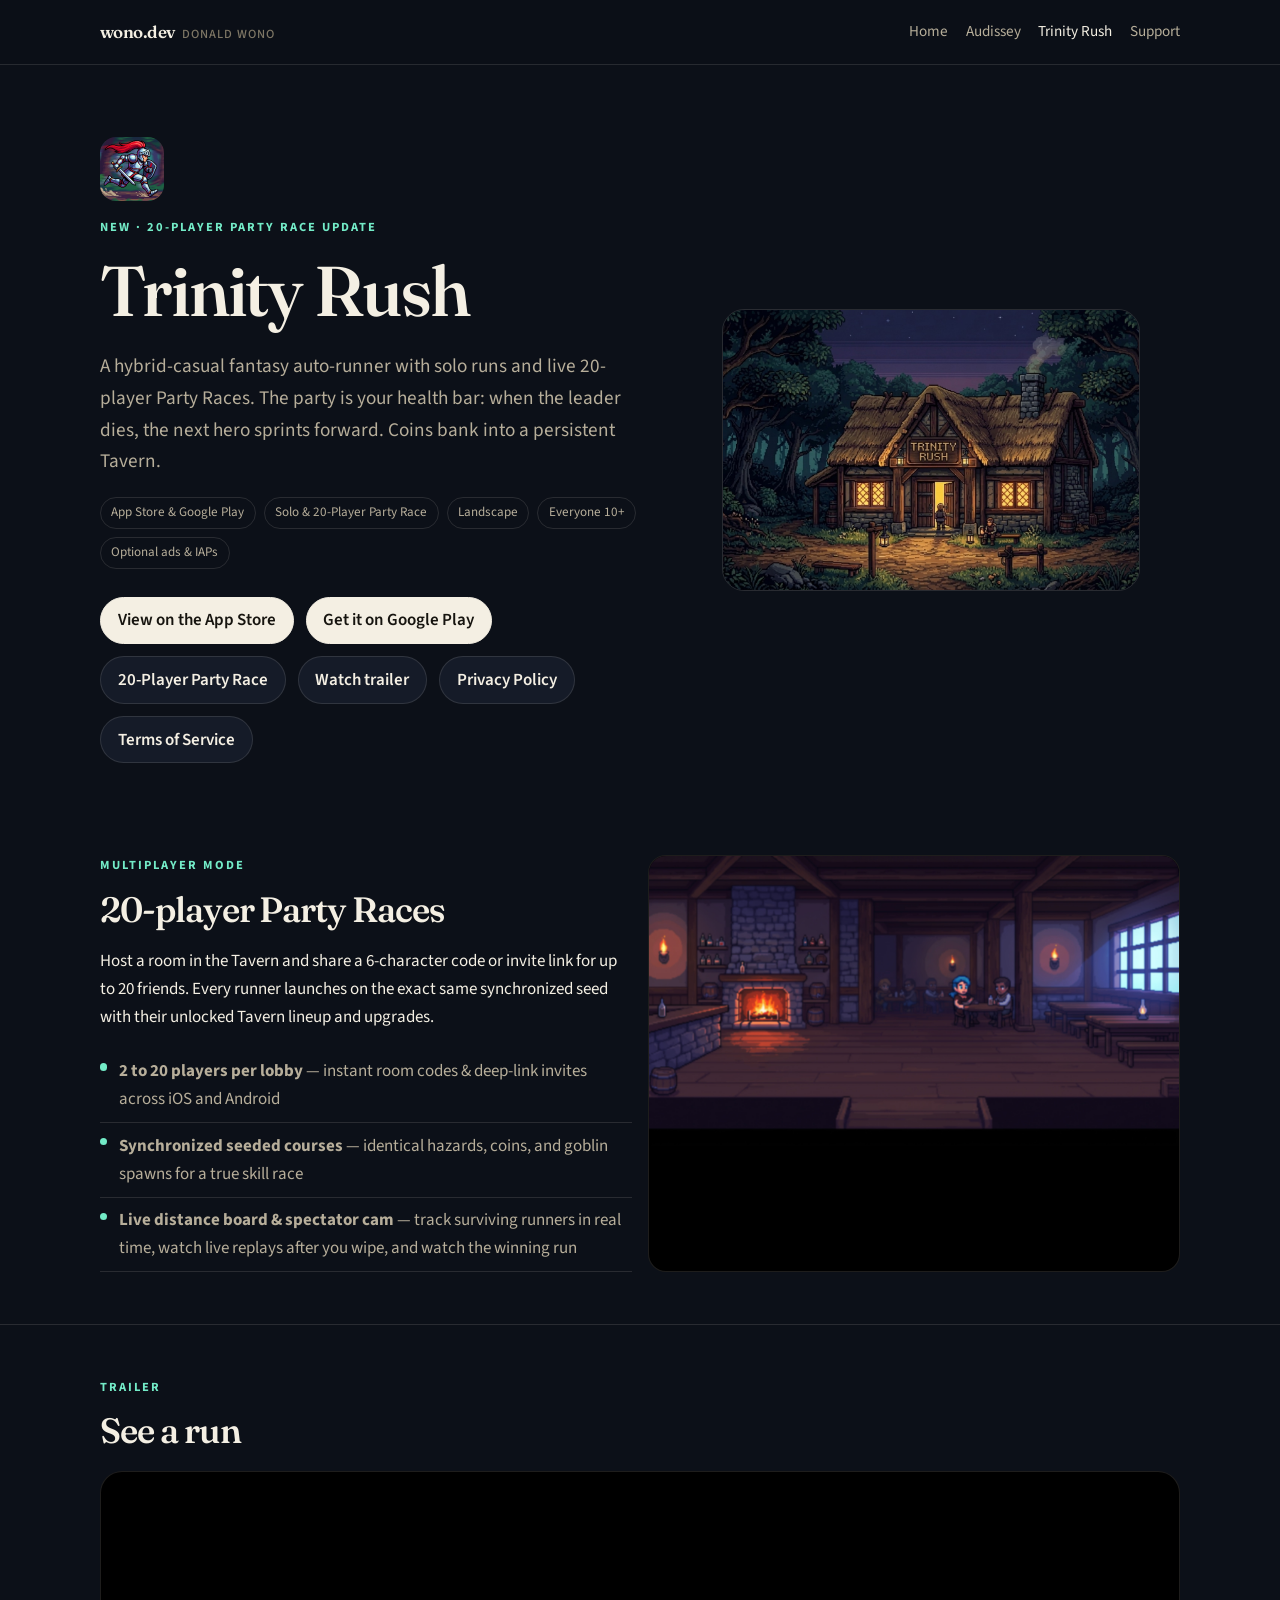
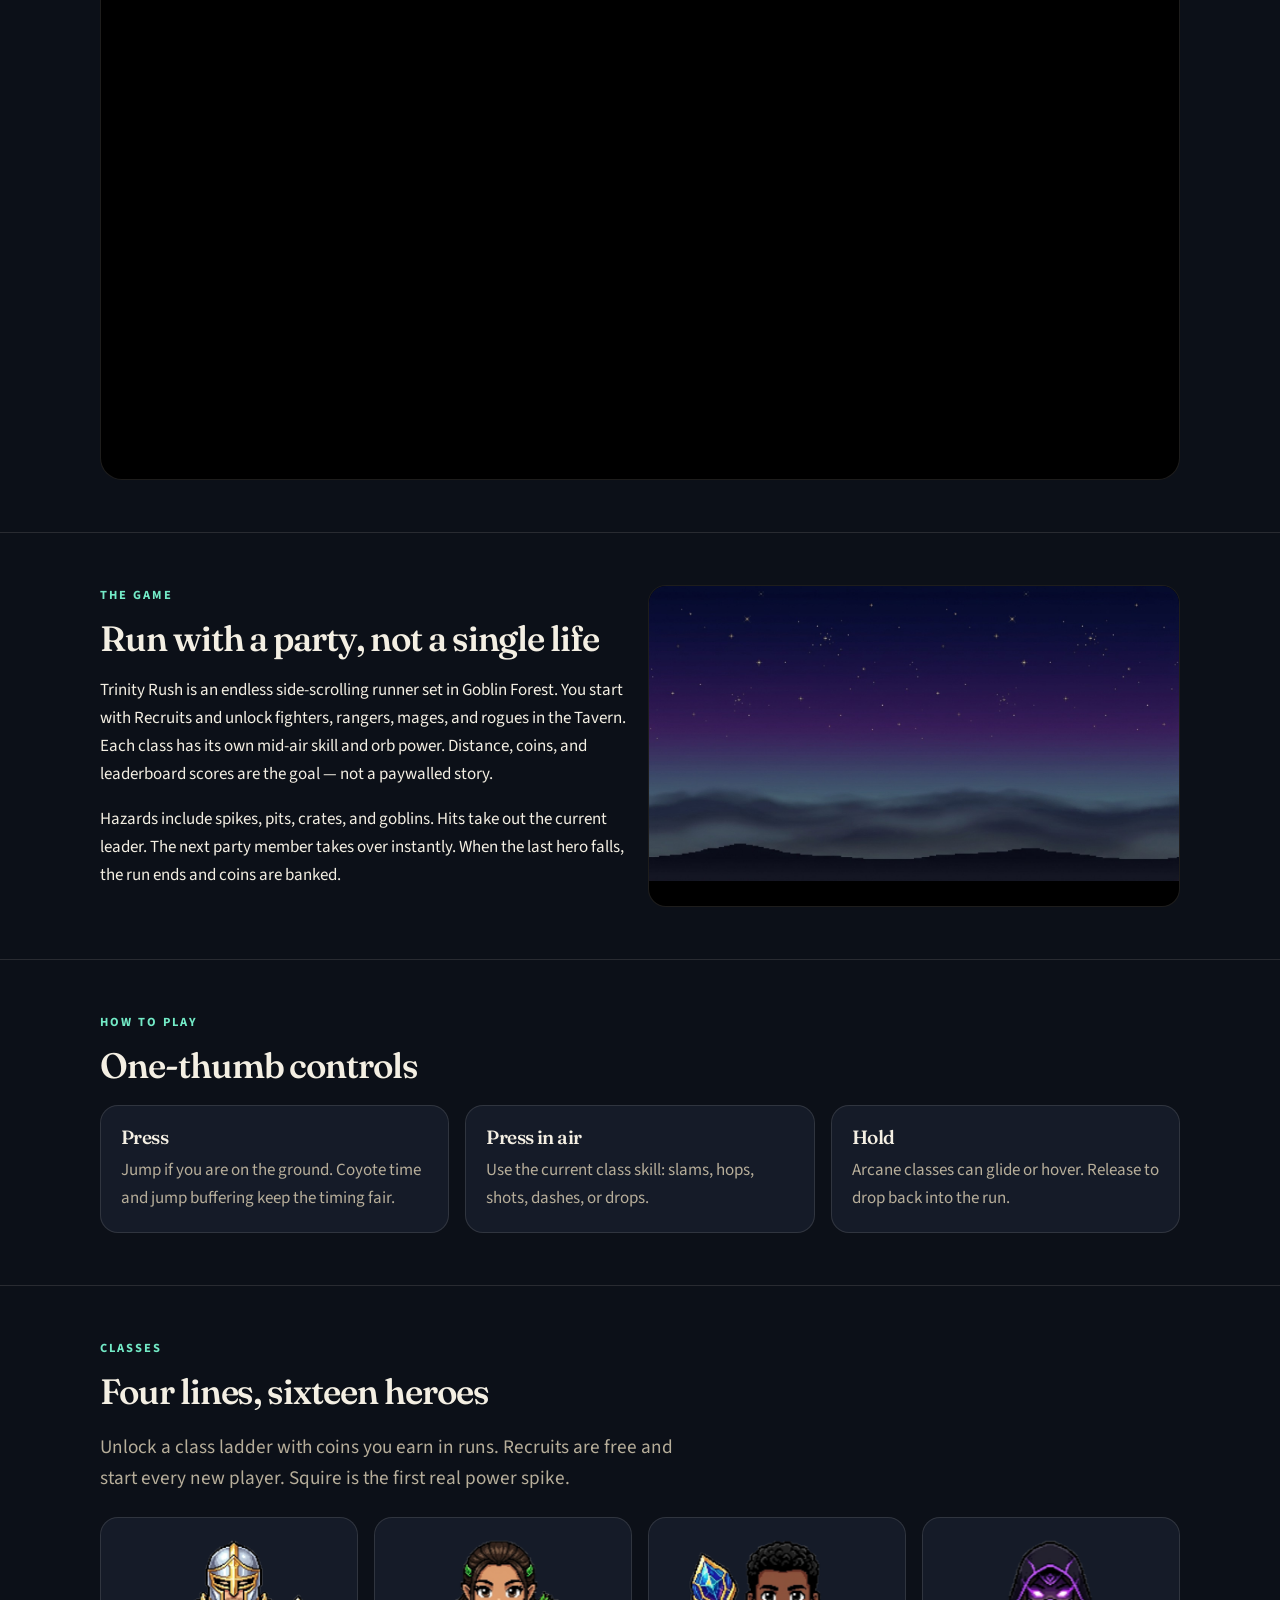
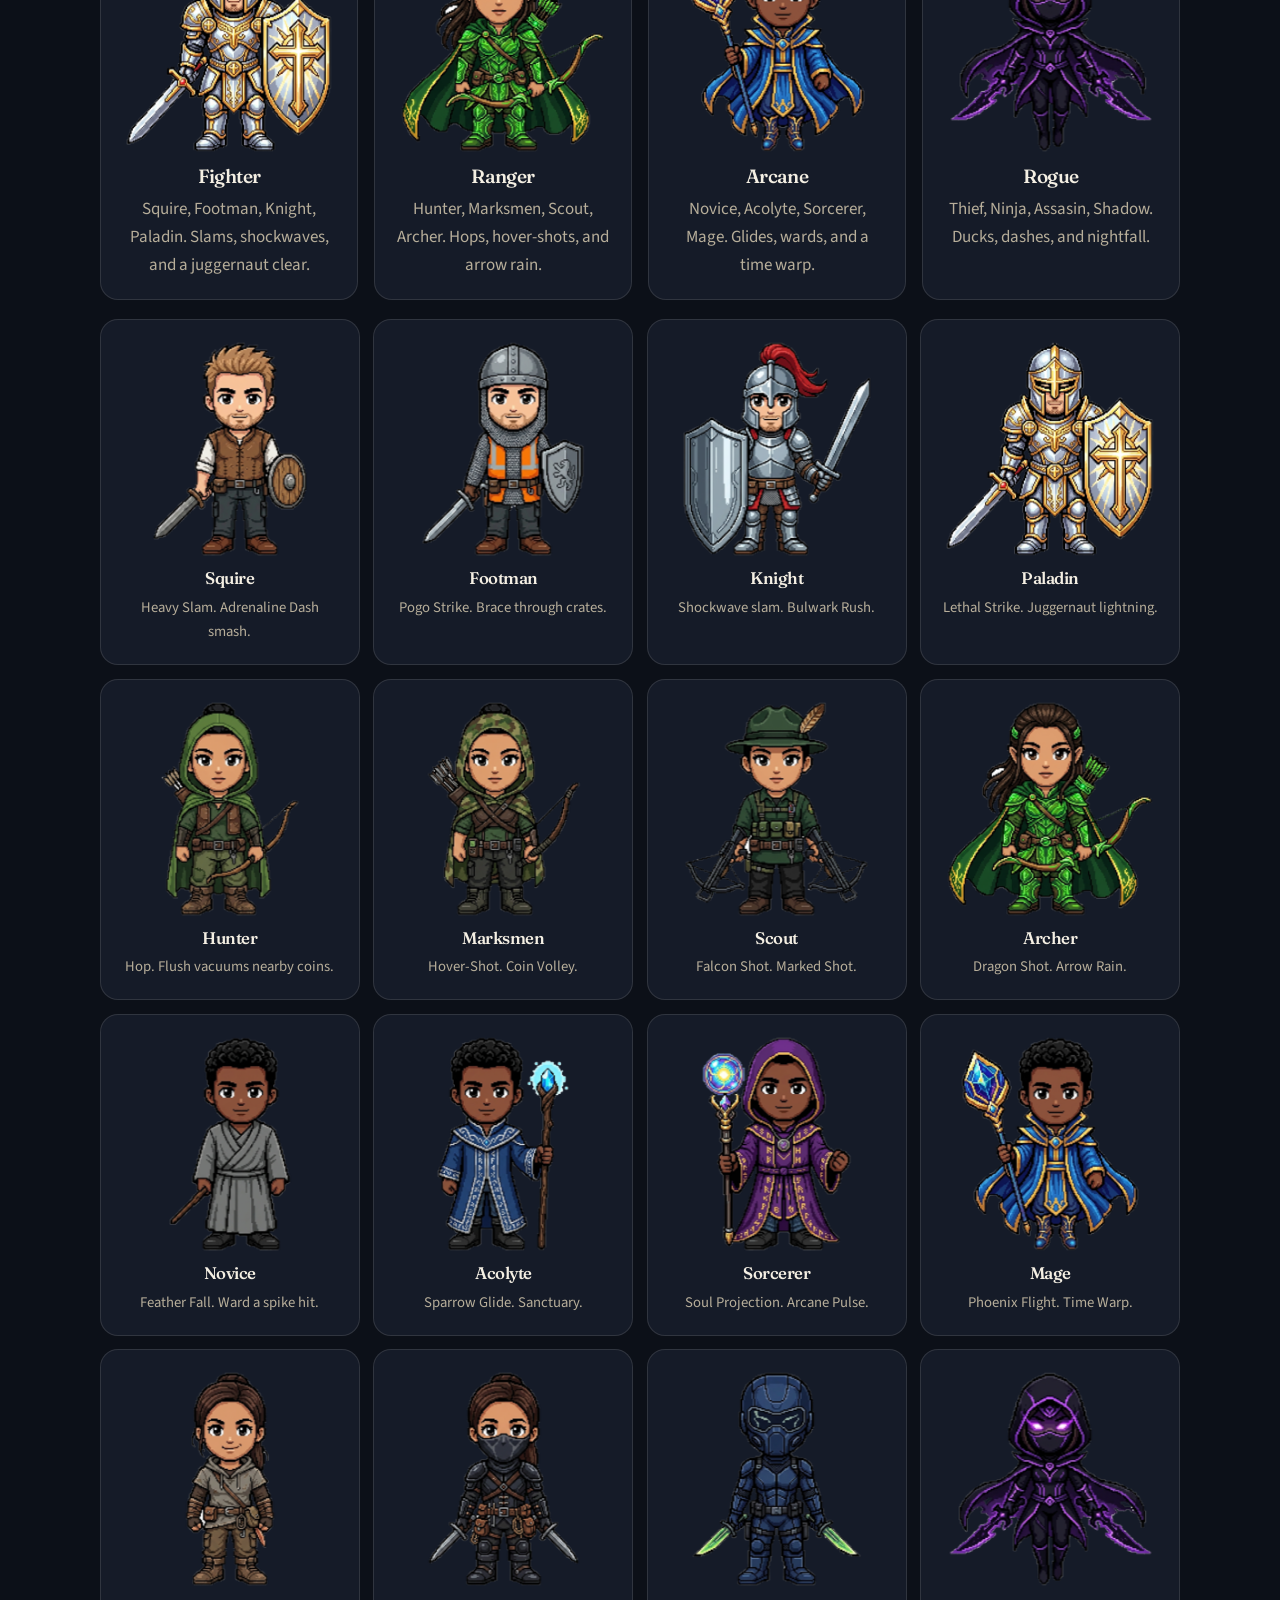
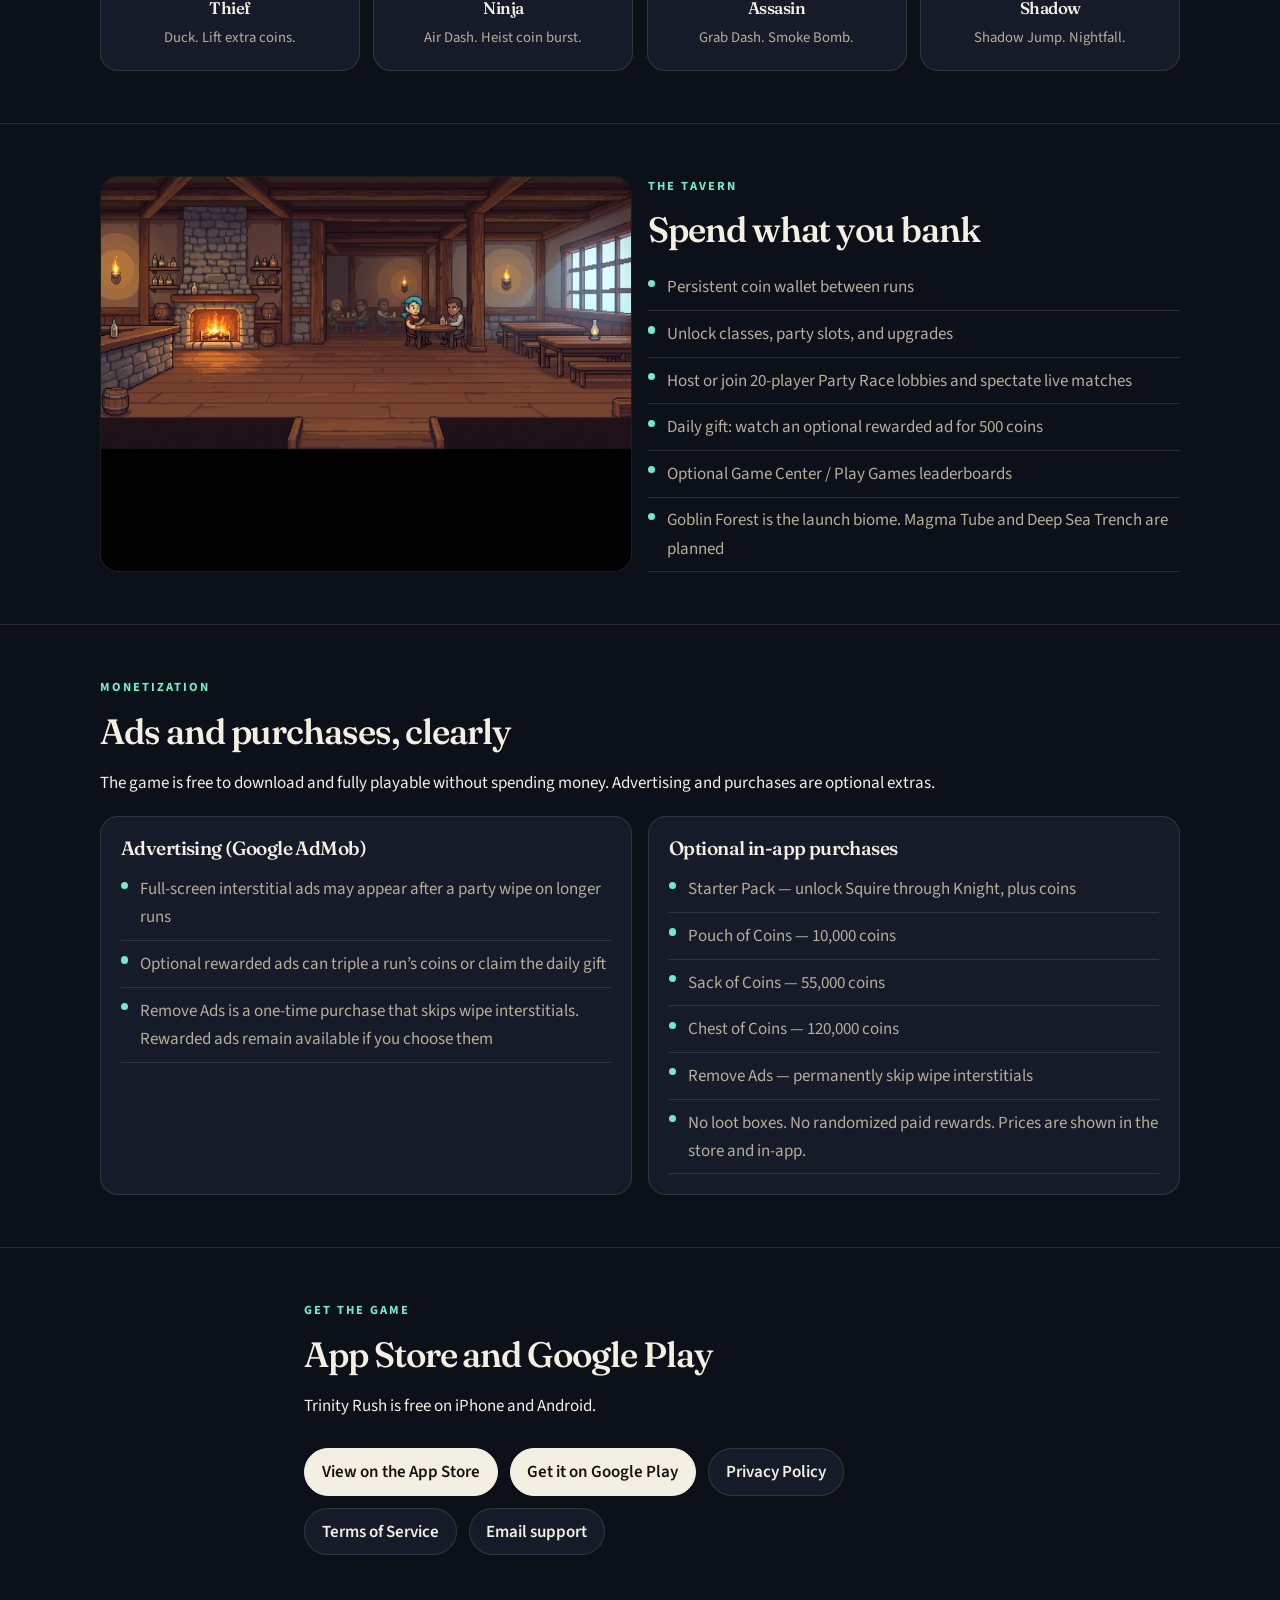
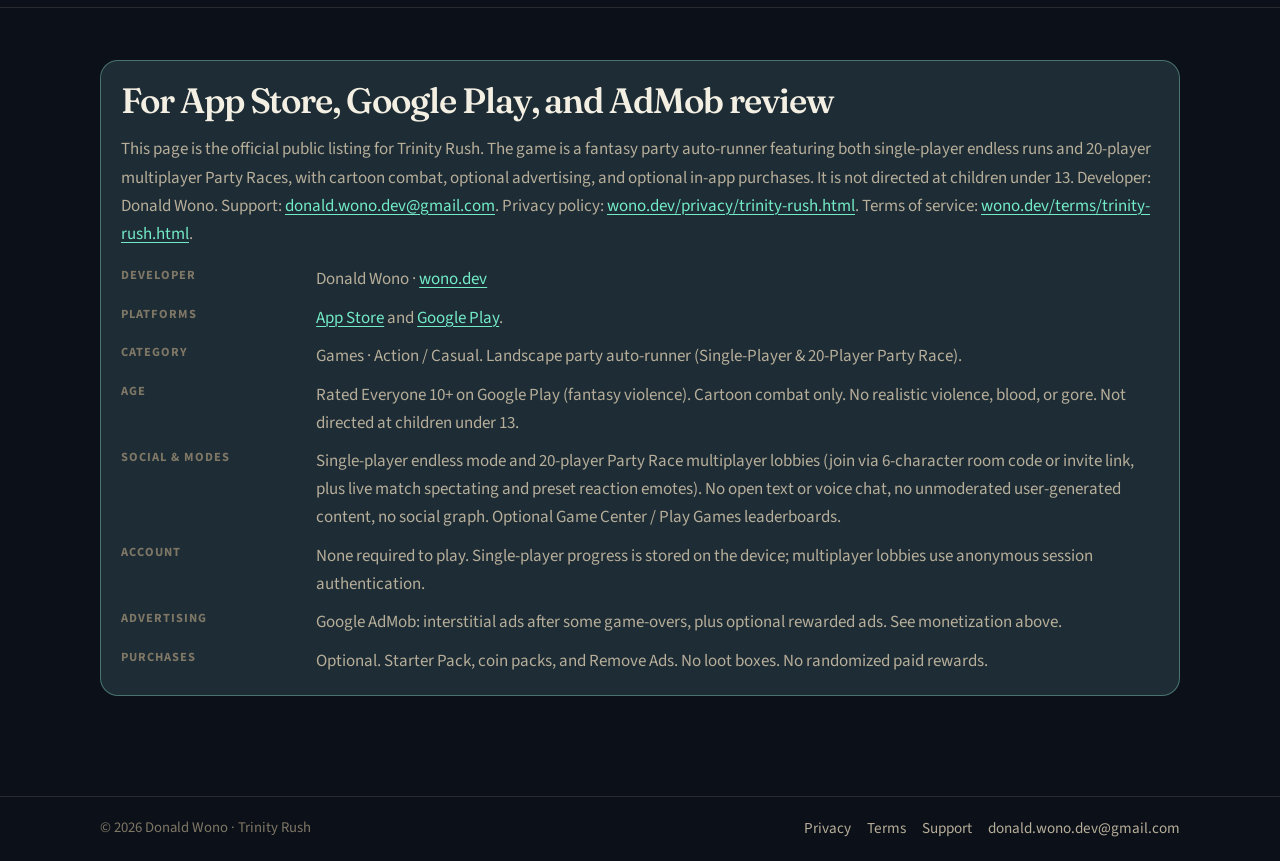
<file: trinity-rush/get/index.html>
<!DOCTYPE html>
<html lang="en">
<head>
  <meta charset="utf-8">
  <meta name="viewport" content="width=device-width, initial-scale=1">
  <title>Get Trinity Rush — 20-Player Party Auto-Runner</title>
  <meta name="description" content="Trinity Rush is a fantasy party auto-runner featuring solo runs and 20-player multiplayer Party Races. Your party is your health bar. Free on the App Store and Google Play.">
  <meta name="robots" content="noindex">
  <meta property="og:type" content="website">
  <meta property="og:site_name" content="wono.dev">
  <meta property="og:title" content="Get Trinity Rush — 20-Player Party Auto-Runner">
  <meta property="og:description" content="A fantasy party auto-runner with solo runs and 20-player multiplayer Party Races. Your party is your health bar. Free on the App Store and Google Play.">
  <meta property="og:url" content="https://wono.dev/trinity-rush/get">
  <meta property="og:image" content="https://wono.dev/images/trinity-rush/menu-background.jpg">
  <meta name="twitter:card" content="summary_large_image">
  <meta name="twitter:title" content="Get Trinity Rush — 20-Player Party Auto-Runner">
  <meta name="twitter:description" content="A fantasy party auto-runner with solo runs and 20-player multiplayer Party Races. Your party is your health bar. Free on the App Store and Google Play.">
  <meta name="twitter:image" content="https://wono.dev/images/trinity-rush/menu-background.jpg">
  <meta name="theme-color" content="#0c1018">
  <link rel="icon" href="/images/favicon.svg" type="image/svg+xml">
  <link rel="icon" href="/images/favicon-64.png" type="image/png">
  <link rel="apple-touch-icon" href="/images/trinity-rush/icon-256.png">
  <link rel="stylesheet" href="/css/site.css">
  <script>
    (function () {
      var ios = "https://apps.apple.com/id/app/trinity-rush/id6808545737";
      var android = "https://play.google.com/store/apps/details?id=com.wono.trinity_rush";
      var desktop = "/trinity-rush/";
      var ua = navigator.userAgent || "";
      var touchMac = navigator.platform === "MacIntel" && navigator.maxTouchPoints > 1;
      var target = desktop;

      if (/Android/i.test(ua)) {
        target = android;
      } else if (/iPhone|iPad|iPod/i.test(ua) || touchMac) {
        target = ios;
      }

      window.location.replace(target);
    })();
  </script>
</head>
<body class="theme-trinity">
  <main>
    <section class="hero">
      <div class="narrow">
        <p class="eyebrow">Trinity Rush</p>
        <h1>Opening the store…</h1>
        <p class="lede">If nothing happens, pick your store.</p>
        <div class="actions">
          <a class="btn btn-primary" href="https://apps.apple.com/id/app/trinity-rush/id6808545737">App Store</a>
          <a class="btn btn-primary" href="https://play.google.com/store/apps/details?id=com.wono.trinity_rush">Google Play</a>
          <a class="btn" href="/trinity-rush/">Trinity Rush page</a>
        </div>
      </div>
    </section>
  </main>
</body>
</html>
</file>
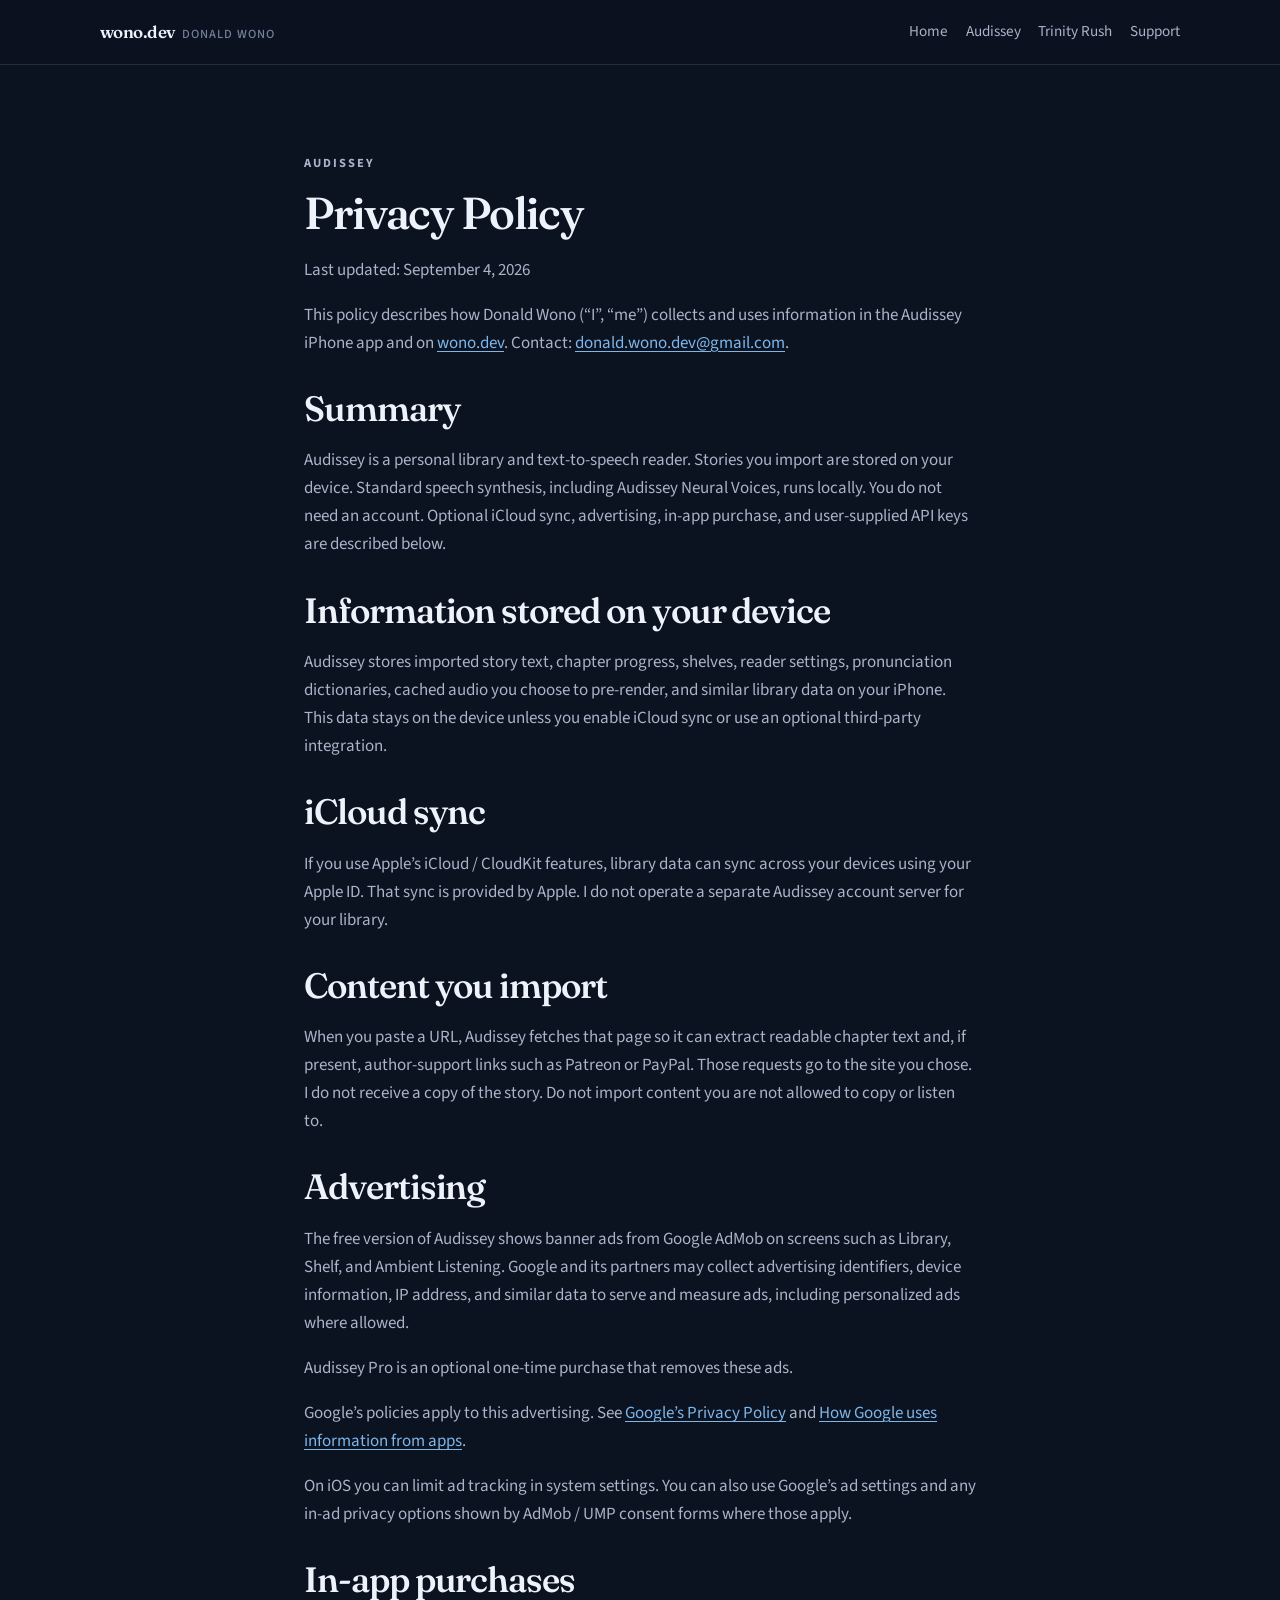
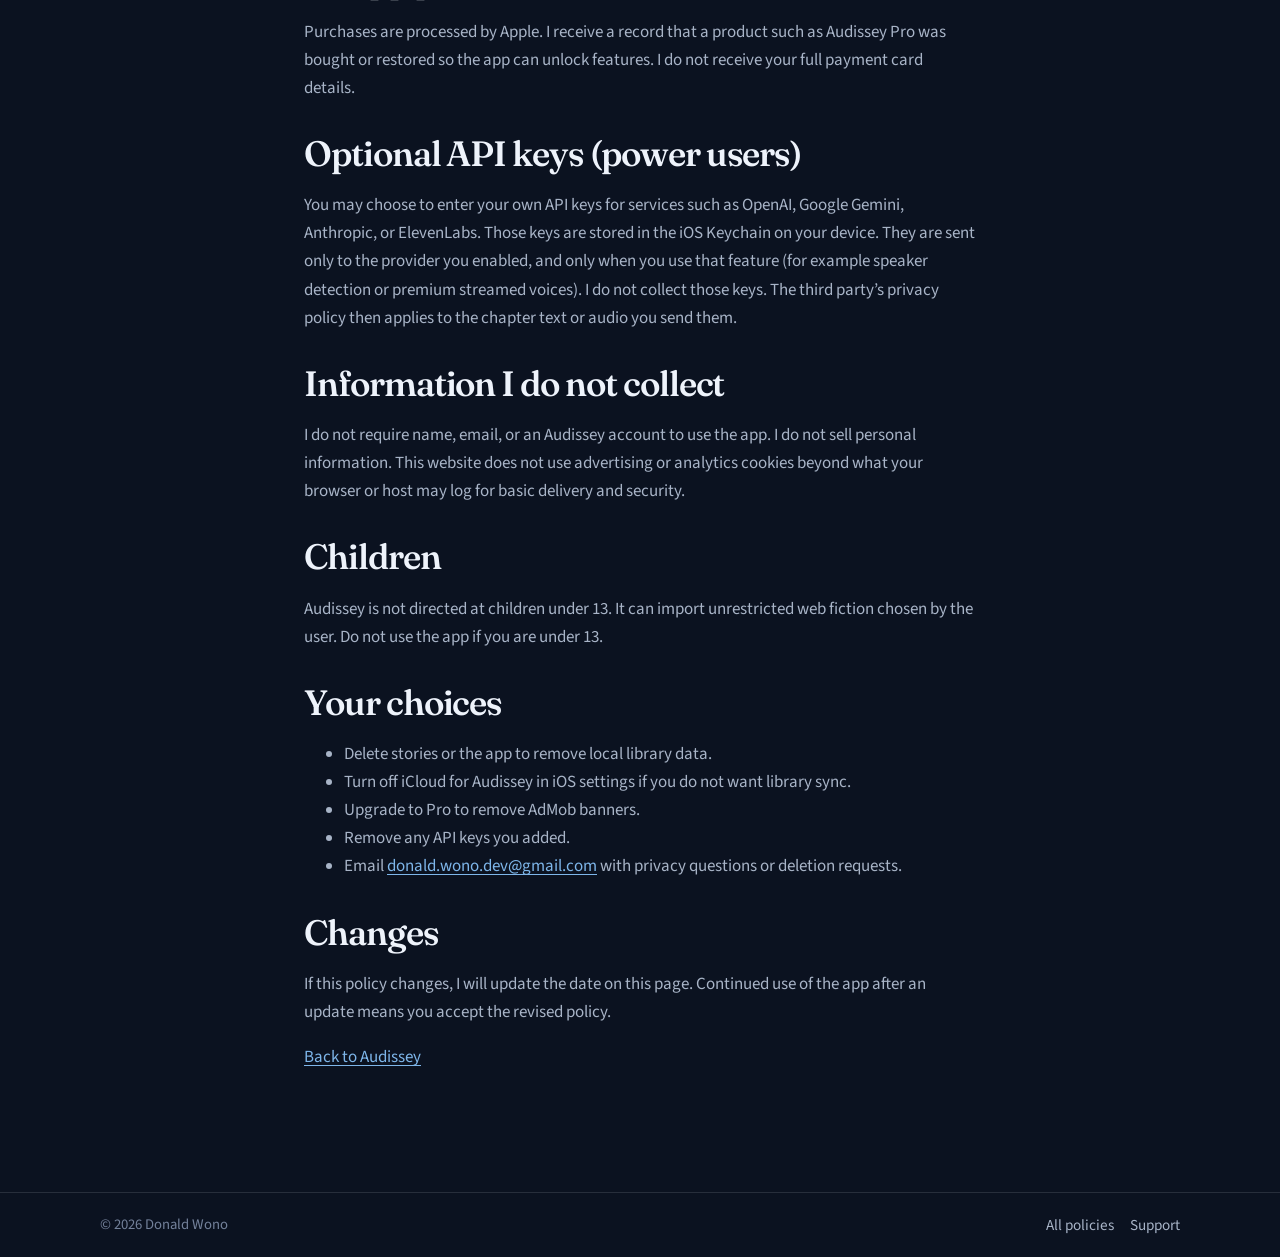
<file: privacy/audissey.html>
<!DOCTYPE html>
<html lang="en">
<head>
  <meta charset="utf-8">
  <meta name="viewport" content="width=device-width, initial-scale=1">
  <title>Audissey Privacy Policy — wono.dev</title>
  <meta name="description" content="Privacy policy for Audissey, the iPhone web-fiction audio reader by Donald Wono.">
  <link rel="canonical" href="https://wono.dev/privacy/audissey.html">
  <meta name="theme-color" content="#0b1220">
  <link rel="icon" href="/images/favicon.svg" type="image/svg+xml">
  <link rel="icon" href="/images/favicon-64.png" type="image/png">
  <link rel="preconnect" href="https://fonts.googleapis.com">
  <link rel="preconnect" href="https://fonts.gstatic.com" crossorigin>
  <link href="https://fonts.googleapis.com/css2?family=Fraunces:opsz,wght@9..144,500;9..144,600&family=Source+Sans+3:wght@400;600;700&display=swap" rel="stylesheet">
  <link rel="stylesheet" href="/css/site.css">
</head>
<body class="theme-audissey">
  <header class="site-header">
    <div class="wrap">
      <a class="brand" href="/">wono.dev <small>Donald Wono</small></a>
      <nav>
        <a href="/">Home</a>
        <a href="/audissey/">Audissey</a>
        <a href="/trinity-rush/">Trinity Rush</a>
        <a href="/support/">Support</a>
      </nav>
    </div>
  </header>

  <main class="legal">
    <article class="hero">
      <div class="narrow">
        <p class="eyebrow">Audissey</p>
        <h1>Privacy Policy</h1>
        <p>Last updated: September 4, 2026</p>
        <p>This policy describes how Donald Wono (“I”, “me”) collects and uses information in the Audissey iPhone app and on <a href="https://wono.dev">wono.dev</a>. Contact: <a href="mailto:donald.wono.dev@gmail.com">donald.wono.dev@gmail.com</a>.</p>

        <h2>Summary</h2>
        <p>Audissey is a personal library and text-to-speech reader. Stories you import are stored on your device. Standard speech synthesis, including Audissey Neural Voices, runs locally. You do not need an account. Optional iCloud sync, advertising, in-app purchase, and user-supplied API keys are described below.</p>

        <h2>Information stored on your device</h2>
        <p>Audissey stores imported story text, chapter progress, shelves, reader settings, pronunciation dictionaries, cached audio you choose to pre-render, and similar library data on your iPhone. This data stays on the device unless you enable iCloud sync or use an optional third-party integration.</p>

        <h2>iCloud sync</h2>
        <p>If you use Apple’s iCloud / CloudKit features, library data can sync across your devices using your Apple ID. That sync is provided by Apple. I do not operate a separate Audissey account server for your library.</p>

        <h2>Content you import</h2>
        <p>When you paste a URL, Audissey fetches that page so it can extract readable chapter text and, if present, author-support links such as Patreon or PayPal. Those requests go to the site you chose. I do not receive a copy of the story. Do not import content you are not allowed to copy or listen to.</p>

        <h2>Advertising</h2>
        <p>The free version of Audissey shows banner ads from Google AdMob on screens such as Library, Shelf, and Ambient Listening. Google and its partners may collect advertising identifiers, device information, IP address, and similar data to serve and measure ads, including personalized ads where allowed.</p>
        <p>Audissey Pro is an optional one-time purchase that removes these ads.</p>
        <p>Google’s policies apply to this advertising. See <a href="https://policies.google.com/privacy">Google’s Privacy Policy</a> and <a href="https://policies.google.com/technologies/ads">How Google uses information from apps</a>.</p>
        <p>On iOS you can limit ad tracking in system settings. You can also use Google’s ad settings and any in-ad privacy options shown by AdMob / UMP consent forms where those apply.</p>

        <h2>In-app purchases</h2>
        <p>Purchases are processed by Apple. I receive a record that a product such as Audissey Pro was bought or restored so the app can unlock features. I do not receive your full payment card details.</p>

        <h2>Optional API keys (power users)</h2>
        <p>You may choose to enter your own API keys for services such as OpenAI, Google Gemini, Anthropic, or ElevenLabs. Those keys are stored in the iOS Keychain on your device. They are sent only to the provider you enabled, and only when you use that feature (for example speaker detection or premium streamed voices). I do not collect those keys. The third party’s privacy policy then applies to the chapter text or audio you send them.</p>

        <h2>Information I do not collect</h2>
        <p>I do not require name, email, or an Audissey account to use the app. I do not sell personal information. This website does not use advertising or analytics cookies beyond what your browser or host may log for basic delivery and security.</p>

        <h2>Children</h2>
        <p>Audissey is not directed at children under 13. It can import unrestricted web fiction chosen by the user. Do not use the app if you are under 13.</p>

        <h2>Your choices</h2>
        <ul>
          <li>Delete stories or the app to remove local library data.</li>
          <li>Turn off iCloud for Audissey in iOS settings if you do not want library sync.</li>
          <li>Upgrade to Pro to remove AdMob banners.</li>
          <li>Remove any API keys you added.</li>
          <li>Email <a href="mailto:donald.wono.dev@gmail.com">donald.wono.dev@gmail.com</a> with privacy questions or deletion requests.</li>
        </ul>

        <h2>Changes</h2>
        <p>If this policy changes, I will update the date on this page. Continued use of the app after an update means you accept the revised policy.</p>

        <p><a href="/audissey/">Back to Audissey</a></p>
      </div>
    </article>
  </main>

  <footer class="site-footer">
    <div class="wrap">
      <p>© 2026 Donald Wono</p>
      <nav>
        <a href="/privacy/">All policies</a>
        <a href="/support/">Support</a>
      </nav>
    </div>
  </footer>
</body>
</html>
</file>
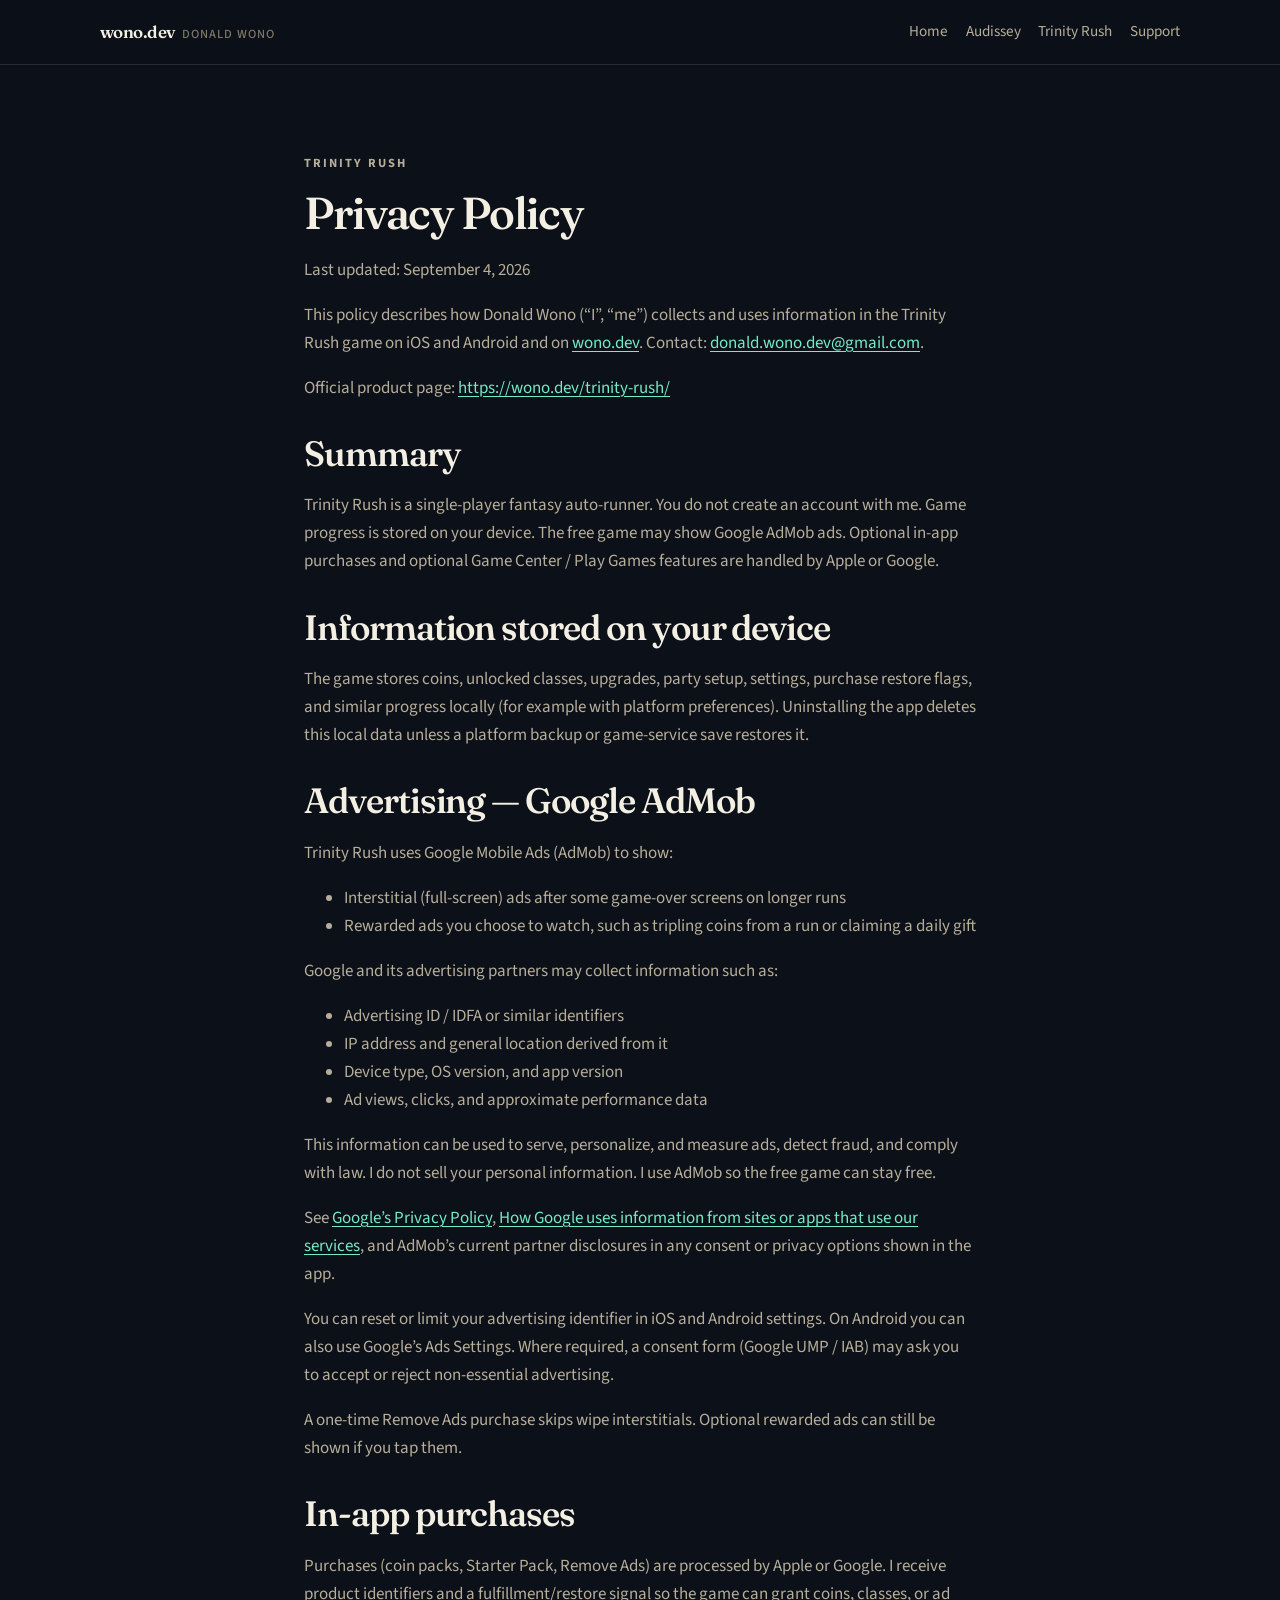
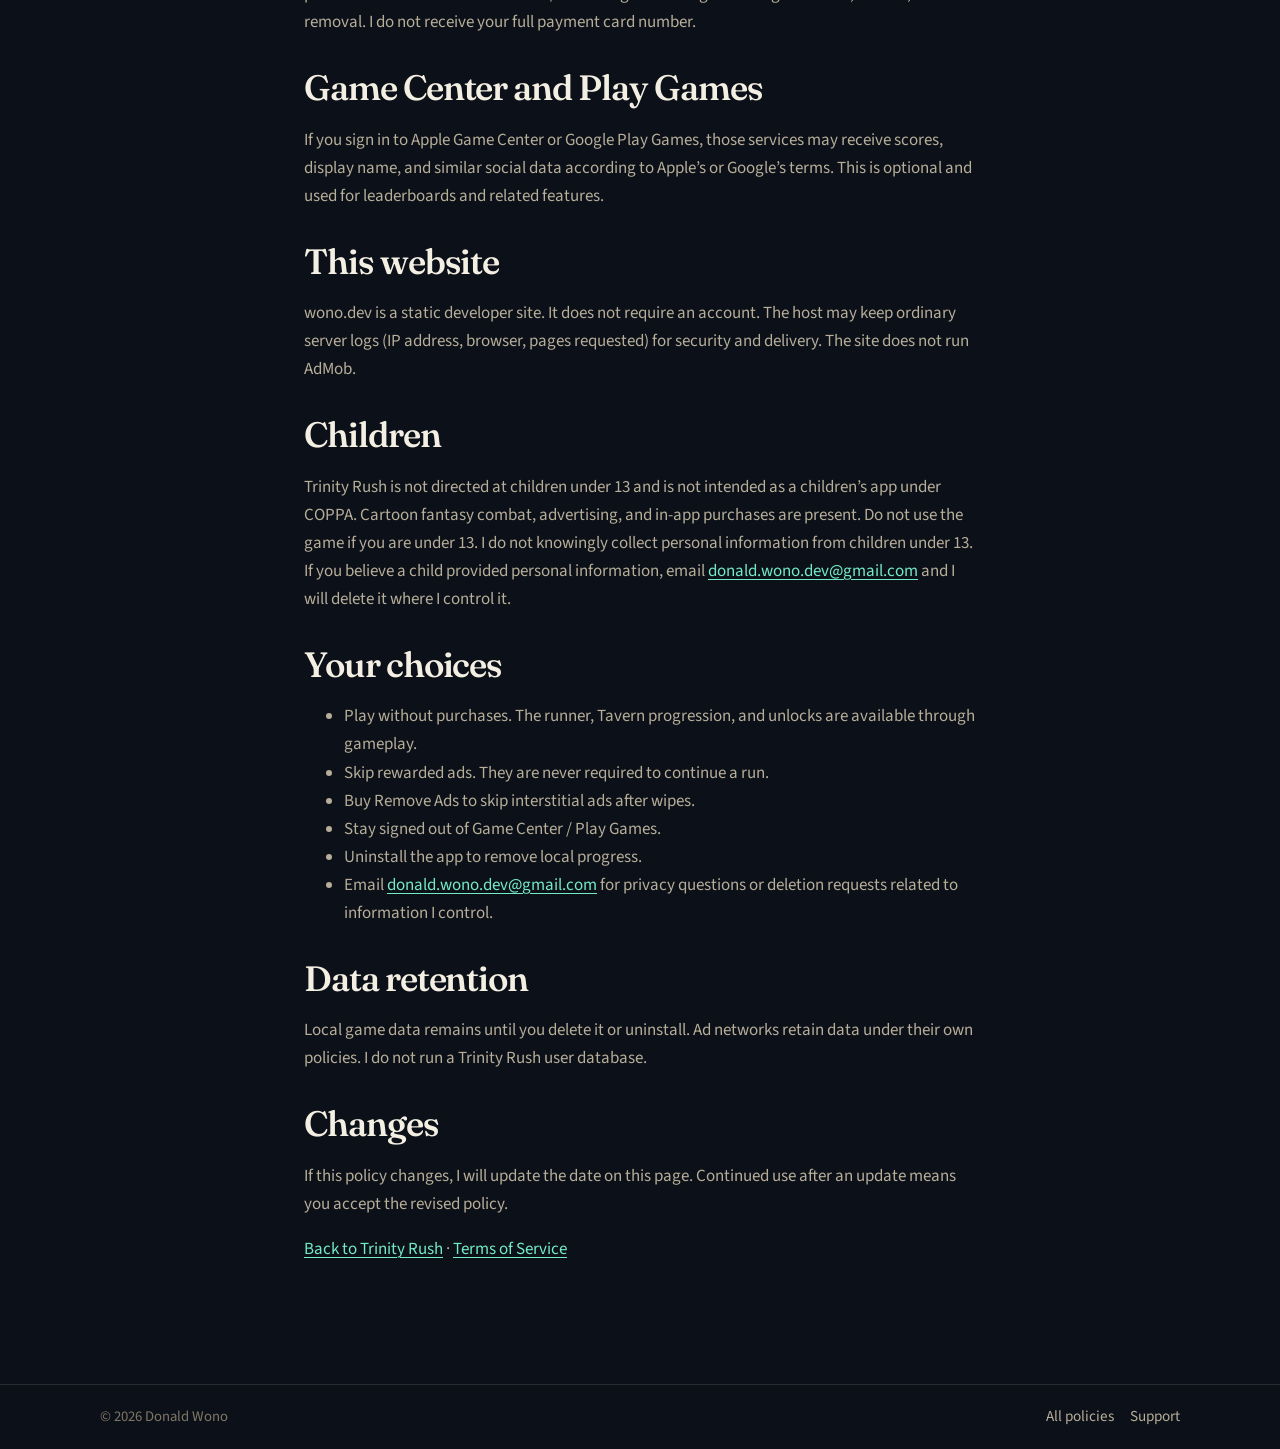
<file: privacy/trinity-rush.html>
<!DOCTYPE html>
<html lang="en">
<head>
  <meta charset="utf-8">
  <meta name="viewport" content="width=device-width, initial-scale=1">
  <title>Trinity Rush Privacy Policy — wono.dev</title>
  <meta name="description" content="Privacy policy for Trinity Rush, a fantasy party auto-runner by Donald Wono for iOS and Android, including Google AdMob advertising.">
  <link rel="canonical" href="https://wono.dev/privacy/trinity-rush.html">
  <meta name="theme-color" content="#0c1018">
  <link rel="icon" href="/images/favicon.svg" type="image/svg+xml">
  <link rel="icon" href="/images/favicon-64.png" type="image/png">
  <link rel="preconnect" href="https://fonts.googleapis.com">
  <link rel="preconnect" href="https://fonts.gstatic.com" crossorigin>
  <link href="https://fonts.googleapis.com/css2?family=Fraunces:opsz,wght@9..144,500;9..144,600&family=Source+Sans+3:wght@400;600;700&display=swap" rel="stylesheet">
  <link rel="stylesheet" href="/css/site.css">
</head>
<body class="theme-trinity">
  <header class="site-header">
    <div class="wrap">
      <a class="brand" href="/">wono.dev <small>Donald Wono</small></a>
      <nav>
        <a href="/">Home</a>
        <a href="/audissey/">Audissey</a>
        <a href="/trinity-rush/">Trinity Rush</a>
        <a href="/support/">Support</a>
      </nav>
    </div>
  </header>

  <main class="legal">
    <article class="hero">
      <div class="narrow">
        <p class="eyebrow">Trinity Rush</p>
        <h1>Privacy Policy</h1>
        <p>Last updated: September 4, 2026</p>
        <p>This policy describes how Donald Wono (“I”, “me”) collects and uses information in the Trinity Rush game on iOS and Android and on <a href="https://wono.dev">wono.dev</a>. Contact: <a href="mailto:donald.wono.dev@gmail.com">donald.wono.dev@gmail.com</a>.</p>
        <p>Official product page: <a href="https://wono.dev/trinity-rush/">https://wono.dev/trinity-rush/</a></p>

        <h2>Summary</h2>
        <p>Trinity Rush is a single-player fantasy auto-runner. You do not create an account with me. Game progress is stored on your device. The free game may show Google AdMob ads. Optional in-app purchases and optional Game Center / Play Games features are handled by Apple or Google.</p>

        <h2>Information stored on your device</h2>
        <p>The game stores coins, unlocked classes, upgrades, party setup, settings, purchase restore flags, and similar progress locally (for example with platform preferences). Uninstalling the app deletes this local data unless a platform backup or game-service save restores it.</p>

        <h2>Advertising — Google AdMob</h2>
        <p>Trinity Rush uses Google Mobile Ads (AdMob) to show:</p>
        <ul>
          <li>Interstitial (full-screen) ads after some game-over screens on longer runs</li>
          <li>Rewarded ads you choose to watch, such as tripling coins from a run or claiming a daily gift</li>
        </ul>
        <p>Google and its advertising partners may collect information such as:</p>
        <ul>
          <li>Advertising ID / IDFA or similar identifiers</li>
          <li>IP address and general location derived from it</li>
          <li>Device type, OS version, and app version</li>
          <li>Ad views, clicks, and approximate performance data</li>
        </ul>
        <p>This information can be used to serve, personalize, and measure ads, detect fraud, and comply with law. I do not sell your personal information. I use AdMob so the free game can stay free.</p>
        <p>See <a href="https://policies.google.com/privacy">Google’s Privacy Policy</a>, <a href="https://policies.google.com/technologies/ads">How Google uses information from sites or apps that use our services</a>, and AdMob’s current partner disclosures in any consent or privacy options shown in the app.</p>
        <p>You can reset or limit your advertising identifier in iOS and Android settings. On Android you can also use Google’s Ads Settings. Where required, a consent form (Google UMP / IAB) may ask you to accept or reject non-essential advertising.</p>
        <p>A one-time Remove Ads purchase skips wipe interstitials. Optional rewarded ads can still be shown if you tap them.</p>

        <h2>In-app purchases</h2>
        <p>Purchases (coin packs, Starter Pack, Remove Ads) are processed by Apple or Google. I receive product identifiers and a fulfillment/restore signal so the game can grant coins, classes, or ad removal. I do not receive your full payment card number.</p>

        <h2>Game Center and Play Games</h2>
        <p>If you sign in to Apple Game Center or Google Play Games, those services may receive scores, display name, and similar social data according to Apple’s or Google’s terms. This is optional and used for leaderboards and related features.</p>

        <h2>This website</h2>
        <p>wono.dev is a static developer site. It does not require an account. The host may keep ordinary server logs (IP address, browser, pages requested) for security and delivery. The site does not run AdMob.</p>

        <h2>Children</h2>
        <p>Trinity Rush is not directed at children under 13 and is not intended as a children’s app under COPPA. Cartoon fantasy combat, advertising, and in-app purchases are present. Do not use the game if you are under 13. I do not knowingly collect personal information from children under 13. If you believe a child provided personal information, email <a href="mailto:donald.wono.dev@gmail.com">donald.wono.dev@gmail.com</a> and I will delete it where I control it.</p>

        <h2>Your choices</h2>
        <ul>
          <li>Play without purchases. The runner, Tavern progression, and unlocks are available through gameplay.</li>
          <li>Skip rewarded ads. They are never required to continue a run.</li>
          <li>Buy Remove Ads to skip interstitial ads after wipes.</li>
          <li>Stay signed out of Game Center / Play Games.</li>
          <li>Uninstall the app to remove local progress.</li>
          <li>Email <a href="mailto:donald.wono.dev@gmail.com">donald.wono.dev@gmail.com</a> for privacy questions or deletion requests related to information I control.</li>
        </ul>

        <h2>Data retention</h2>
        <p>Local game data remains until you delete it or uninstall. Ad networks retain data under their own policies. I do not run a Trinity Rush user database.</p>

        <h2>Changes</h2>
        <p>If this policy changes, I will update the date on this page. Continued use after an update means you accept the revised policy.</p>

        <p><a href="/trinity-rush/">Back to Trinity Rush</a> · <a href="/terms/trinity-rush.html">Terms of Service</a></p>
      </div>
    </article>
  </main>

  <footer class="site-footer">
    <div class="wrap">
      <p>© 2026 Donald Wono</p>
      <nav>
        <a href="/privacy/">All policies</a>
        <a href="/support/">Support</a>
      </nav>
    </div>
  </footer>
</body>
</html>
</file>
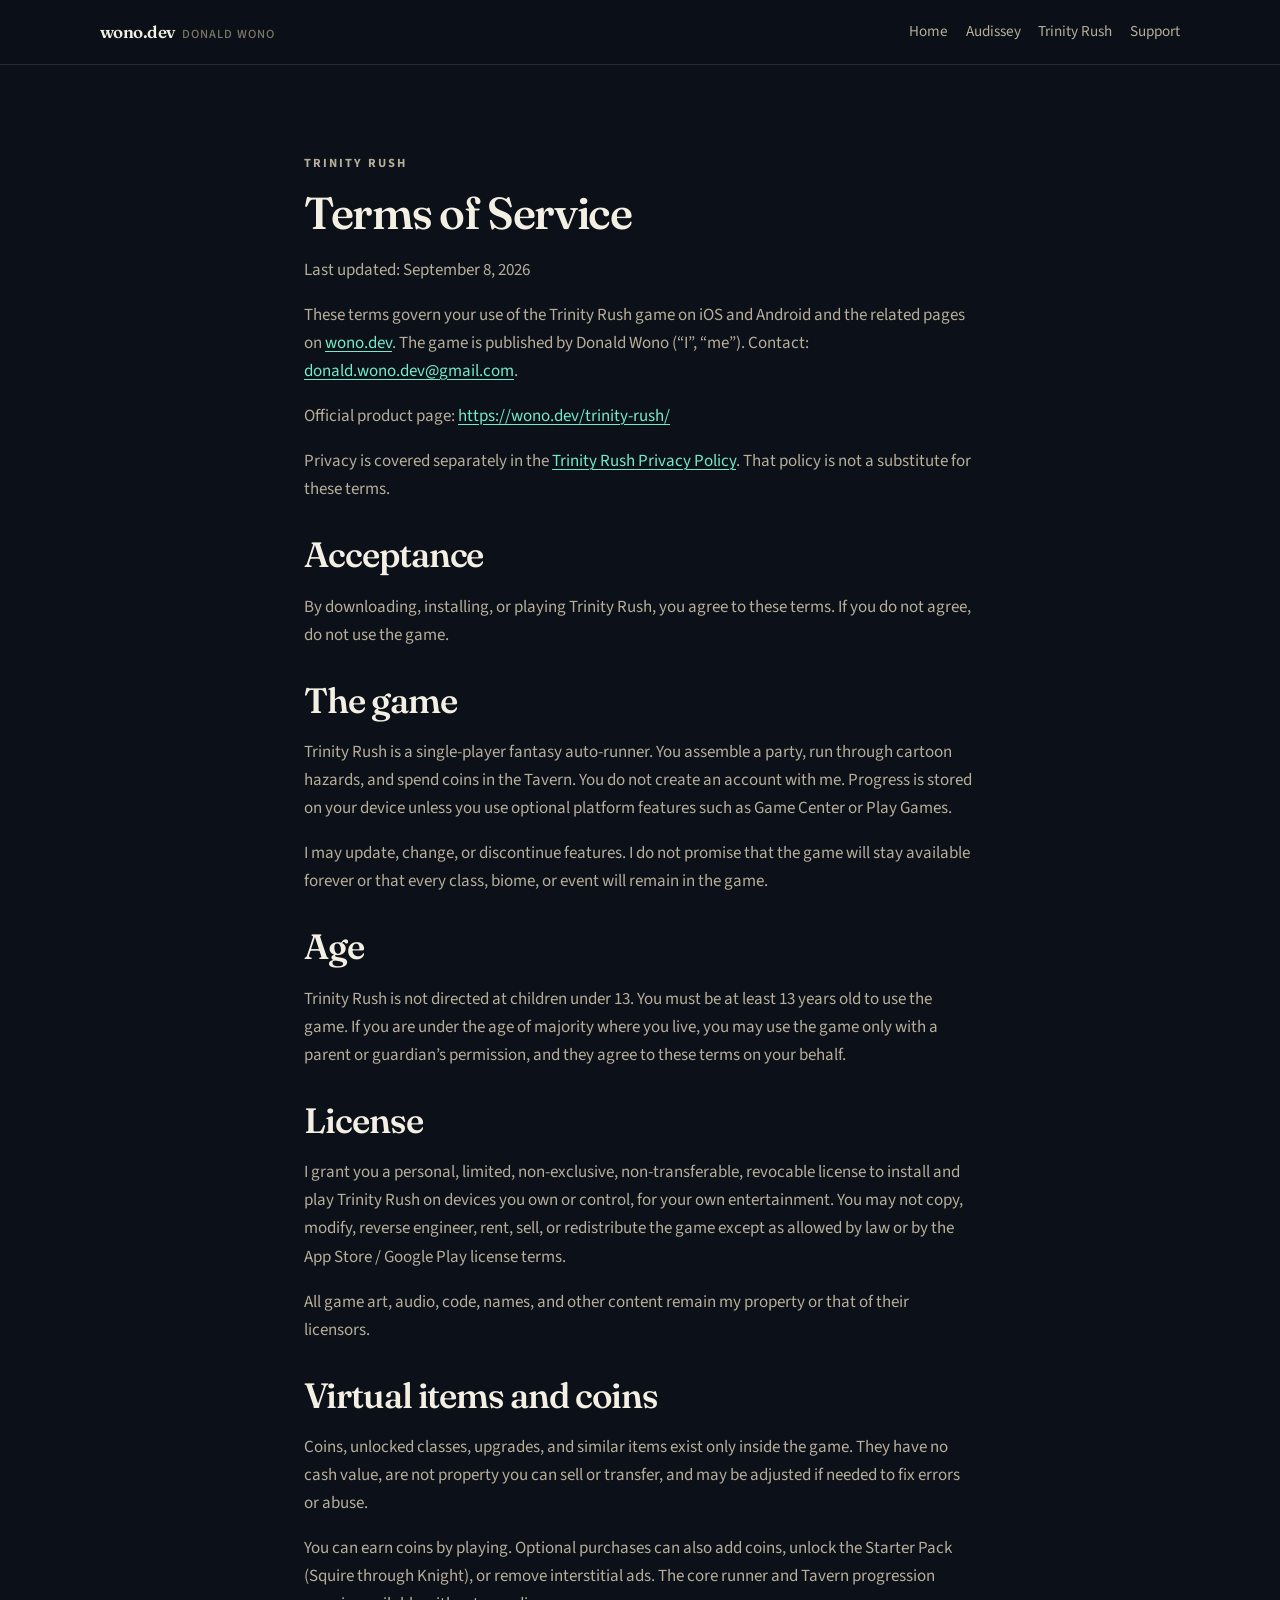
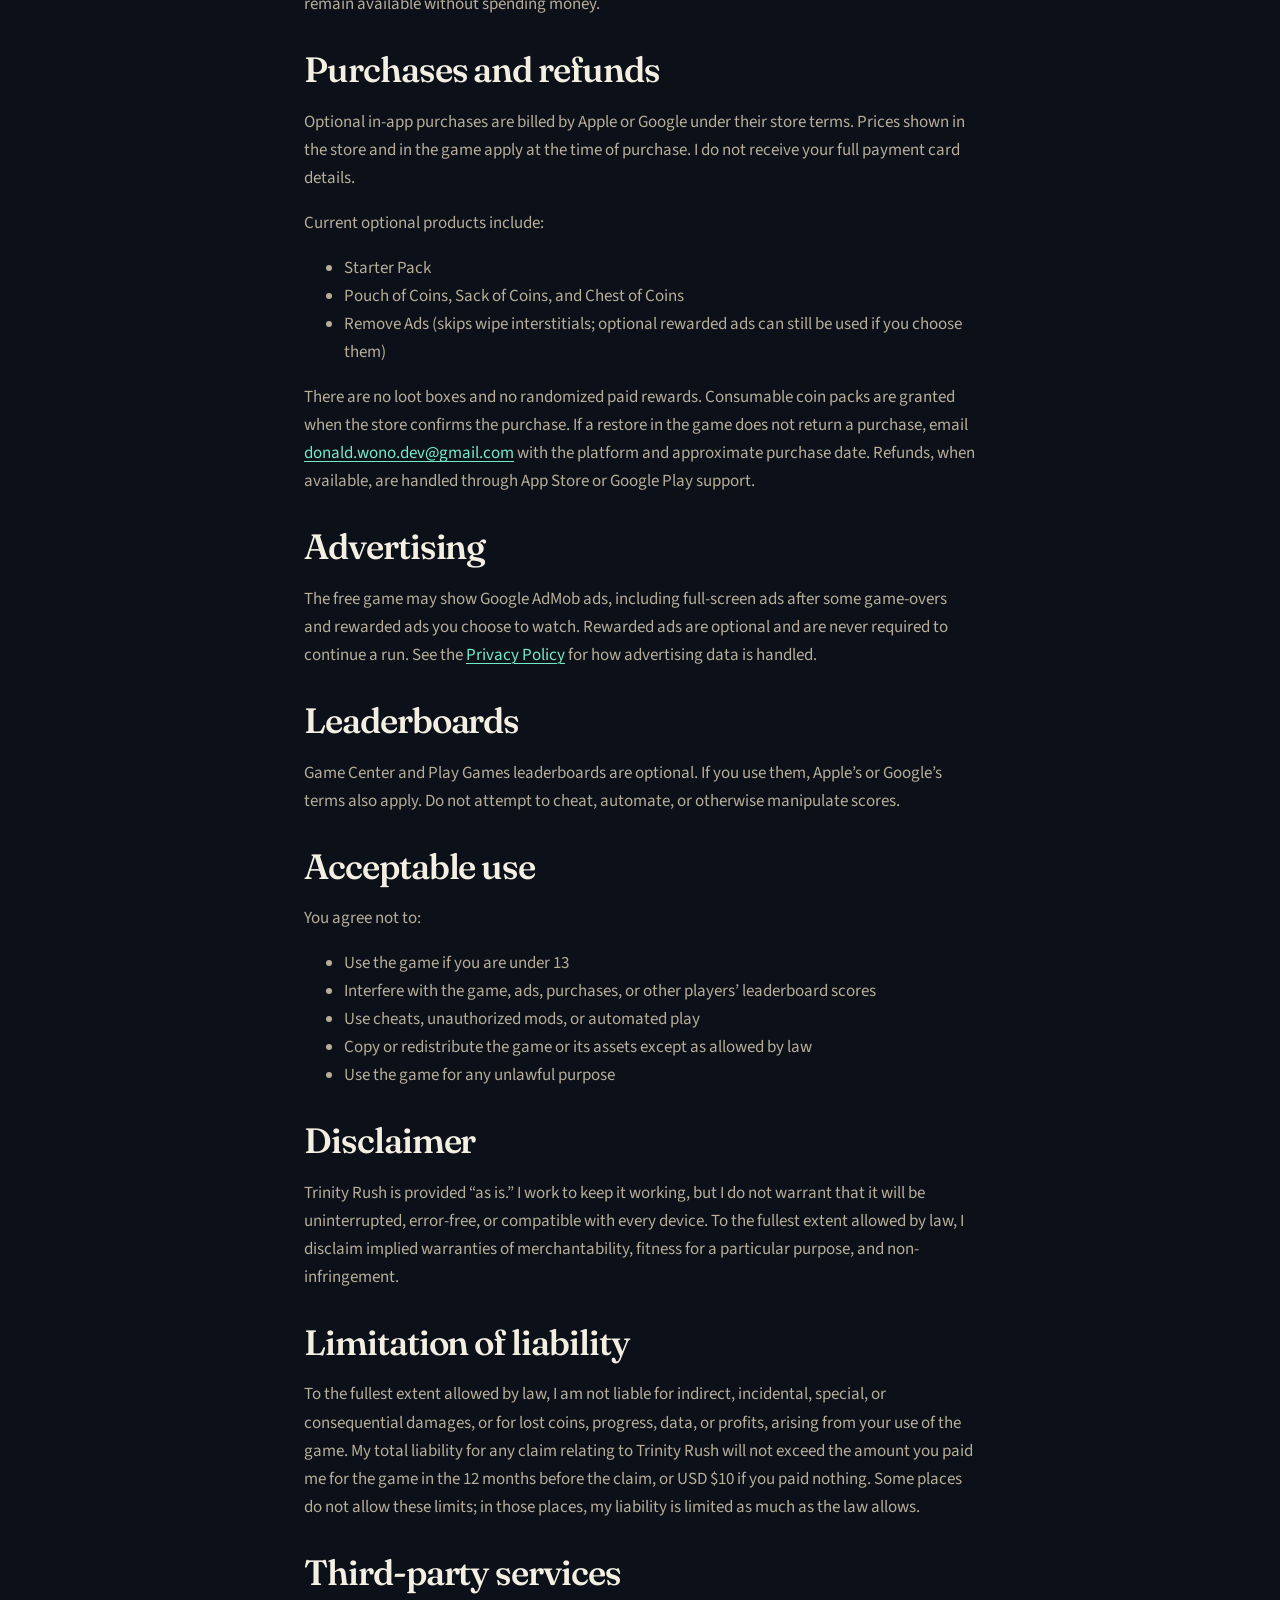
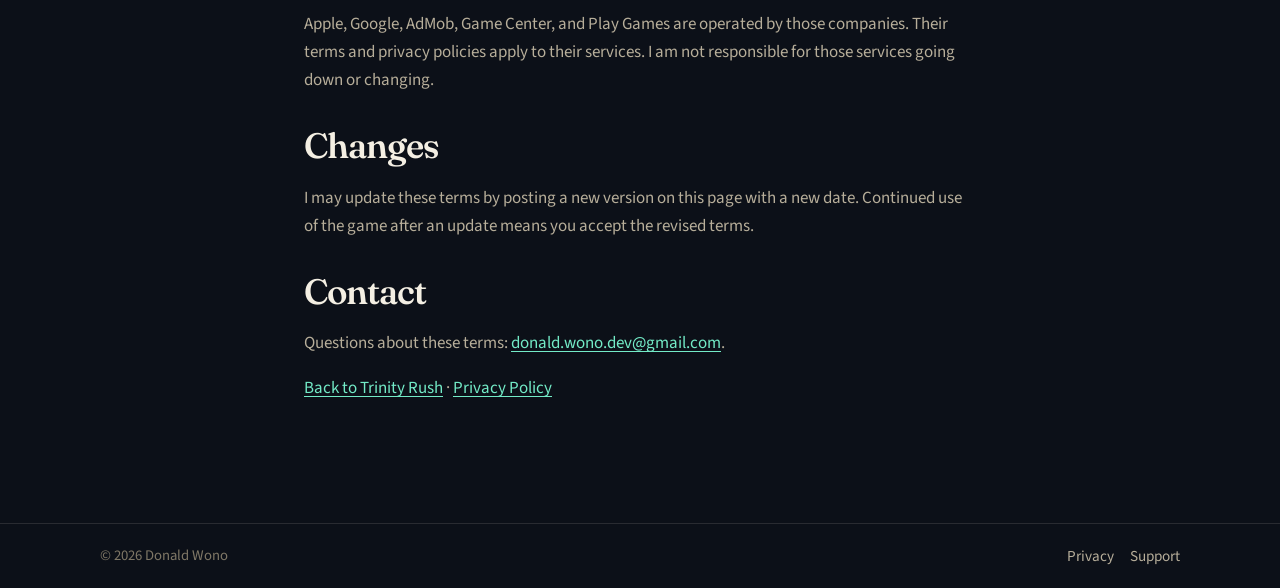
<file: terms/trinity-rush.html>
<!DOCTYPE html>
<html lang="en">
<head>
  <meta charset="utf-8">
  <meta name="viewport" content="width=device-width, initial-scale=1">
  <title>Trinity Rush Terms of Service — wono.dev</title>
  <meta name="description" content="Terms of service for Trinity Rush, a fantasy party auto-runner by Donald Wono for iOS and Android.">
  <link rel="canonical" href="https://wono.dev/terms/trinity-rush.html">
  <meta name="theme-color" content="#0c1018">
  <link rel="icon" href="/images/favicon.svg" type="image/svg+xml">
  <link rel="icon" href="/images/favicon-64.png" type="image/png">
  <link rel="preconnect" href="https://fonts.googleapis.com">
  <link rel="preconnect" href="https://fonts.gstatic.com" crossorigin>
  <link href="https://fonts.googleapis.com/css2?family=Fraunces:opsz,wght@9..144,500;9..144,600&family=Source+Sans+3:wght@400;600;700&display=swap" rel="stylesheet">
  <link rel="stylesheet" href="/css/site.css">
</head>
<body class="theme-trinity">
  <header class="site-header">
    <div class="wrap">
      <a class="brand" href="/">wono.dev <small>Donald Wono</small></a>
      <nav>
        <a href="/">Home</a>
        <a href="/audissey/">Audissey</a>
        <a href="/trinity-rush/">Trinity Rush</a>
        <a href="/support/">Support</a>
      </nav>
    </div>
  </header>

  <main class="legal">
    <article class="hero">
      <div class="narrow">
        <p class="eyebrow">Trinity Rush</p>
        <h1>Terms of Service</h1>
        <p>Last updated: September 8, 2026</p>
        <p>These terms govern your use of the Trinity Rush game on iOS and Android and the related pages on <a href="https://wono.dev">wono.dev</a>. The game is published by Donald Wono (“I”, “me”). Contact: <a href="mailto:donald.wono.dev@gmail.com">donald.wono.dev@gmail.com</a>.</p>
        <p>Official product page: <a href="https://wono.dev/trinity-rush/">https://wono.dev/trinity-rush/</a></p>
        <p>Privacy is covered separately in the <a href="/privacy/trinity-rush.html">Trinity Rush Privacy Policy</a>. That policy is not a substitute for these terms.</p>

        <h2>Acceptance</h2>
        <p>By downloading, installing, or playing Trinity Rush, you agree to these terms. If you do not agree, do not use the game.</p>

        <h2>The game</h2>
        <p>Trinity Rush is a single-player fantasy auto-runner. You assemble a party, run through cartoon hazards, and spend coins in the Tavern. You do not create an account with me. Progress is stored on your device unless you use optional platform features such as Game Center or Play Games.</p>
        <p>I may update, change, or discontinue features. I do not promise that the game will stay available forever or that every class, biome, or event will remain in the game.</p>

        <h2>Age</h2>
        <p>Trinity Rush is not directed at children under 13. You must be at least 13 years old to use the game. If you are under the age of majority where you live, you may use the game only with a parent or guardian’s permission, and they agree to these terms on your behalf.</p>

        <h2>License</h2>
        <p>I grant you a personal, limited, non-exclusive, non-transferable, revocable license to install and play Trinity Rush on devices you own or control, for your own entertainment. You may not copy, modify, reverse engineer, rent, sell, or redistribute the game except as allowed by law or by the App Store / Google Play license terms.</p>
        <p>All game art, audio, code, names, and other content remain my property or that of their licensors.</p>

        <h2>Virtual items and coins</h2>
        <p>Coins, unlocked classes, upgrades, and similar items exist only inside the game. They have no cash value, are not property you can sell or transfer, and may be adjusted if needed to fix errors or abuse.</p>
        <p>You can earn coins by playing. Optional purchases can also add coins, unlock the Starter Pack (Squire through Knight), or remove interstitial ads. The core runner and Tavern progression remain available without spending money.</p>

        <h2>Purchases and refunds</h2>
        <p>Optional in-app purchases are billed by Apple or Google under their store terms. Prices shown in the store and in the game apply at the time of purchase. I do not receive your full payment card details.</p>
        <p>Current optional products include:</p>
        <ul>
          <li>Starter Pack</li>
          <li>Pouch of Coins, Sack of Coins, and Chest of Coins</li>
          <li>Remove Ads (skips wipe interstitials; optional rewarded ads can still be used if you choose them)</li>
        </ul>
        <p>There are no loot boxes and no randomized paid rewards. Consumable coin packs are granted when the store confirms the purchase. If a restore in the game does not return a purchase, email <a href="mailto:donald.wono.dev@gmail.com">donald.wono.dev@gmail.com</a> with the platform and approximate purchase date. Refunds, when available, are handled through App Store or Google Play support.</p>

        <h2>Advertising</h2>
        <p>The free game may show Google AdMob ads, including full-screen ads after some game-overs and rewarded ads you choose to watch. Rewarded ads are optional and are never required to continue a run. See the <a href="/privacy/trinity-rush.html">Privacy Policy</a> for how advertising data is handled.</p>

        <h2>Leaderboards</h2>
        <p>Game Center and Play Games leaderboards are optional. If you use them, Apple’s or Google’s terms also apply. Do not attempt to cheat, automate, or otherwise manipulate scores.</p>

        <h2>Acceptable use</h2>
        <p>You agree not to:</p>
        <ul>
          <li>Use the game if you are under 13</li>
          <li>Interfere with the game, ads, purchases, or other players’ leaderboard scores</li>
          <li>Use cheats, unauthorized mods, or automated play</li>
          <li>Copy or redistribute the game or its assets except as allowed by law</li>
          <li>Use the game for any unlawful purpose</li>
        </ul>

        <h2>Disclaimer</h2>
        <p>Trinity Rush is provided “as is.” I work to keep it working, but I do not warrant that it will be uninterrupted, error-free, or compatible with every device. To the fullest extent allowed by law, I disclaim implied warranties of merchantability, fitness for a particular purpose, and non-infringement.</p>

        <h2>Limitation of liability</h2>
        <p>To the fullest extent allowed by law, I am not liable for indirect, incidental, special, or consequential damages, or for lost coins, progress, data, or profits, arising from your use of the game. My total liability for any claim relating to Trinity Rush will not exceed the amount you paid me for the game in the 12 months before the claim, or USD $10 if you paid nothing. Some places do not allow these limits; in those places, my liability is limited as much as the law allows.</p>

        <h2>Third-party services</h2>
        <p>Apple, Google, AdMob, Game Center, and Play Games are operated by those companies. Their terms and privacy policies apply to their services. I am not responsible for those services going down or changing.</p>

        <h2>Changes</h2>
        <p>I may update these terms by posting a new version on this page with a new date. Continued use of the game after an update means you accept the revised terms.</p>

        <h2>Contact</h2>
        <p>Questions about these terms: <a href="mailto:donald.wono.dev@gmail.com">donald.wono.dev@gmail.com</a>.</p>

        <p><a href="/trinity-rush/">Back to Trinity Rush</a> · <a href="/privacy/trinity-rush.html">Privacy Policy</a></p>
      </div>
    </article>
  </main>

  <footer class="site-footer">
    <div class="wrap">
      <p>© 2026 Donald Wono</p>
      <nav>
        <a href="/privacy/trinity-rush.html">Privacy</a>
        <a href="/support/">Support</a>
      </nav>
    </div>
  </footer>
</body>
</html>
</file>
<file: css/site.css>
:root {
  --bg: #11100e;
  --bg-elev: #1a1815;
  --bg-soft: #221f1a;
  --text: #f3eee4;
  --muted: #a39a8c;
  --faint: #6f685c;
  --line: rgba(243, 238, 228, 0.12);
  --accent: #d7b07a;
  --accent-2: #8fb4c9;
  --ok: #7dcea0;
  --shadow: 0 18px 50px rgba(0, 0, 0, 0.28);
  --serif: "Fraunces", "Iowan Old Style", "Palatino Linotype", Palatino, serif;
  --sans: "Source Sans 3", "Segoe UI", Helvetica, Arial, sans-serif;
  --max: 1080px;
  --narrow: 42rem;
}

*,
*::before,
*::after {
  box-sizing: border-box;
}

html {
  scroll-behavior: smooth;
}

body {
  margin: 0;
  min-height: 100vh;
  color: var(--text);
  background: var(--bg);
  font-family: var(--sans);
  font-size: 1.0625rem;
  line-height: 1.65;
}

img {
  max-width: 100%;
  height: auto;
  display: block;
}

a {
  color: var(--accent);
  text-decoration-thickness: 1px;
  text-underline-offset: 0.18em;
}

a:hover {
  color: var(--text);
}

code {
  font-size: 0.9em;
  color: var(--text);
}

.wrap {
  width: min(var(--max), calc(100% - 2rem));
  margin: 0 auto;
}

.narrow {
  width: min(var(--narrow), calc(100% - 2rem));
  margin: 0 auto;
}

.site-header {
  position: sticky;
  top: 0;
  z-index: 20;
  backdrop-filter: blur(16px);
  background: color-mix(in srgb, var(--bg) 82%, transparent);
  border-bottom: 1px solid var(--line);
}

.site-header .wrap,
.site-footer .wrap {
  display: flex;
  align-items: center;
  justify-content: space-between;
  gap: 1rem;
  min-height: 4rem;
}

.brand {
  display: inline-flex;
  align-items: baseline;
  gap: 0.45rem;
  color: var(--text);
  text-decoration: none;
  font-family: var(--serif);
  font-weight: 600;
  letter-spacing: -0.03em;
}

.brand small {
  color: var(--faint);
  font-family: var(--sans);
  font-size: 0.78rem;
  font-weight: 500;
  letter-spacing: 0.08em;
  text-transform: uppercase;
}

nav {
  display: flex;
  flex-wrap: wrap;
  gap: 0.35rem 1.1rem;
  font-size: 0.95rem;
}

nav a {
  color: var(--muted);
  text-decoration: none;
}

nav a:hover,
nav a[aria-current="page"] {
  color: var(--text);
}

.hero {
  padding: 5.5rem 0 3.5rem;
}

.eyebrow {
  margin: 0 0 0.85rem;
  color: var(--accent);
  font-size: 0.78rem;
  font-weight: 700;
  letter-spacing: 0.16em;
  text-transform: uppercase;
}

h1,
h2,
h3 {
  font-family: var(--serif);
  font-weight: 560;
  letter-spacing: -0.03em;
  line-height: 1.15;
}

h1 {
  margin: 0 0 1rem;
  font-size: clamp(2.4rem, 6vw, 4.4rem);
}

h2 {
  margin: 0 0 0.85rem;
  font-size: clamp(1.6rem, 3vw, 2.2rem);
}

h3 {
  margin: 0 0 0.45rem;
  font-size: 1.2rem;
}

.lede {
  max-width: 38rem;
  color: var(--muted);
  font-size: 1.2rem;
}

.actions {
  display: flex;
  flex-wrap: wrap;
  gap: 0.75rem;
  margin-top: 1.75rem;
}

.btn {
  display: inline-flex;
  align-items: center;
  justify-content: center;
  min-height: 2.7rem;
  padding: 0.55rem 1.05rem;
  border: 1px solid var(--line);
  border-radius: 999px;
  background: var(--bg-elev);
  color: var(--text);
  text-decoration: none;
  font-weight: 600;
}

.btn:hover {
  border-color: color-mix(in srgb, var(--accent) 55%, var(--line));
  color: var(--text);
}

.btn-primary {
  background: var(--text);
  border-color: var(--text);
  color: #16140f;
}

.btn-primary:hover {
  background: #fff;
  color: #16140f;
}

.section {
  padding: 3.25rem 0;
}

.section + .section {
  border-top: 1px solid var(--line);
}

.grid-2,
.grid-3,
.cards,
.shots,
.classes {
  display: grid;
  gap: 1rem;
}

.grid-2 {
  grid-template-columns: repeat(2, minmax(0, 1fr));
}

.grid-3,
.cards {
  grid-template-columns: repeat(3, minmax(0, 1fr));
}

.card,
.panel {
  background: var(--bg-elev);
  border: 1px solid var(--line);
  border-radius: 18px;
  padding: 1.25rem;
}

.card {
  display: flex;
  flex-direction: column;
  gap: 0.7rem;
  text-decoration: none;
  color: inherit;
  min-height: 100%;
  transition: transform 160ms ease, border-color 160ms ease;
}

.card:hover {
  transform: translateY(-3px);
  border-color: color-mix(in srgb, var(--accent) 45%, var(--line));
  color: inherit;
}

.card img.icon,
.app-hero-icon {
  width: 64px;
  height: 64px;
  border-radius: 16px;
}

.card h2,
.card h3 {
  margin: 0;
}

.card p,
.panel p {
  margin: 0;
  color: var(--muted);
}

.kicker {
  color: var(--faint);
  font-size: 0.78rem;
  letter-spacing: 0.08em;
  text-transform: uppercase;
}

.shots {
  grid-template-columns: repeat(2, minmax(0, 1fr));
}

.shots figure,
.hero-shot {
  margin: 0;
  overflow: hidden;
  border-radius: 18px;
  border: 1px solid var(--line);
  background: #000;
}

.shots img,
.hero-shot img {
  width: 100%;
  object-fit: cover;
}

.shots.promo {
  grid-template-columns: repeat(2, minmax(0, 1fr));
}

.shots.promo img,
.hero-shot.contain img {
  object-fit: contain;
  background: #05070c;
}

.app-hero .hero-shot.contain img {
  max-height: 34rem;
  margin: 0 auto;
}

.shots figcaption {
  padding: 0.7rem 0.9rem 0.9rem;
  color: var(--muted);
  font-size: 0.92rem;
}

.feature-list {
  margin: 0;
  padding: 0;
  list-style: none;
}

.feature-list li {
  position: relative;
  padding: 0.55rem 0 0.55rem 1.2rem;
  border-bottom: 1px solid var(--line);
  color: var(--muted);
}

.feature-list li::before {
  content: "";
  position: absolute;
  left: 0;
  top: 0.95rem;
  width: 0.45rem;
  height: 0.45rem;
  border-radius: 50%;
  background: var(--accent);
}

.app-hero {
  display: grid;
  grid-template-columns: 1.05fr 0.95fr;
  gap: 2rem;
  align-items: center;
  padding: 4.5rem 0 2.5rem;
}

.app-meta {
  display: flex;
  flex-wrap: wrap;
  gap: 0.5rem;
  margin: 1rem 0 0;
}

.pill {
  display: inline-flex;
  align-items: center;
  padding: 0.25rem 0.65rem;
  border: 1px solid var(--line);
  border-radius: 999px;
  color: var(--muted);
  font-size: 0.82rem;
}

.note {
  margin-top: 0.85rem;
  color: var(--faint);
  font-size: 0.95rem;
}

.legal h1 {
  font-size: clamp(2rem, 4vw, 2.8rem);
}

.legal h2 {
  margin-top: 2rem;
}

.legal p,
.legal li {
  color: var(--muted);
}

.site-footer {
  margin-top: 3rem;
  border-top: 1px solid var(--line);
  color: var(--faint);
  font-size: 0.92rem;
}

.site-footer a {
  color: var(--muted);
  text-decoration: none;
}

.site-footer nav {
  gap: 1rem;
}

.reviewer-box {
  background: color-mix(in srgb, var(--accent) 8%, var(--bg-elev));
  border: 1px solid color-mix(in srgb, var(--accent) 28%, var(--line));
}

.facts {
  display: grid;
  grid-template-columns: 11rem 1fr;
  gap: 0.65rem 1.2rem;
  margin: 1.1rem 0 0;
}

.facts dt {
  margin: 0;
  color: var(--faint);
  font-size: 0.78rem;
  font-weight: 700;
  letter-spacing: 0.08em;
  text-transform: uppercase;
}

.facts dd {
  margin: 0;
  color: var(--muted);
}

.roster {
  display: grid;
  grid-template-columns: repeat(4, minmax(0, 1fr));
  gap: 0.85rem;
}

.roster .class-card h3 {
  font-size: 1.05rem;
}

.roster .class-card p {
  font-size: 0.92rem;
}

.classes {
  grid-template-columns: repeat(4, minmax(0, 1fr));
}

.class-card {
  text-align: center;
}

.class-card img {
  width: 100%;
  aspect-ratio: 1;
  object-fit: contain;
  margin: 0 auto 0.7rem;
}

.banner {
  position: relative;
  overflow: hidden;
  min-height: 280px;
  border-radius: 22px;
  border: 1px solid var(--line);
}

.banner img {
  width: 100%;
  height: 100%;
  min-height: 280px;
  object-fit: cover;
}

.video {
  margin: 0;
  overflow: hidden;
  border-radius: 22px;
  border: 1px solid var(--line);
  background: #000;
}

.video-frame {
  position: relative;
  width: 100%;
  aspect-ratio: 16 / 9;
}

.video-frame iframe {
  position: absolute;
  inset: 0;
  width: 100%;
  height: 100%;
  border: 0;
}

body.theme-audissey {
  --bg: #0b1220;
  --bg-elev: #121b2c;
  --bg-soft: #182338;
  --text: #eef3fb;
  --muted: #a8b4c7;
  --faint: #73819a;
  --line: rgba(238, 243, 251, 0.12);
  --accent: #7eb6ea;
  --accent-2: #e8a87c;
}

body.theme-trinity {
  --bg: #0c1018;
  --bg-elev: #151b28;
  --bg-soft: #1c2434;
  --text: #f4efe3;
  --muted: #b7ae9a;
  --faint: #7f7766;
  --line: rgba(244, 239, 227, 0.12);
  --accent: #73ebc7;
  --accent-2: #e8c15a;
}

@media (max-width: 860px) {
  .app-hero,
  .grid-2,
  .grid-3,
  .cards,
  .shots,
  .shots.promo,
  .classes,
  .roster,
  .facts {
    grid-template-columns: 1fr;
  }

  .hero,
  .app-hero {
    padding-top: 3.2rem;
  }

  .site-header .wrap,
  .site-footer .wrap {
    flex-direction: column;
    align-items: flex-start;
    padding: 0.85rem 0;
  }
}

@media (max-width: 640px) {
  .classes,
  .roster {
    grid-template-columns: repeat(2, minmax(0, 1fr));
  }
}
</file>
